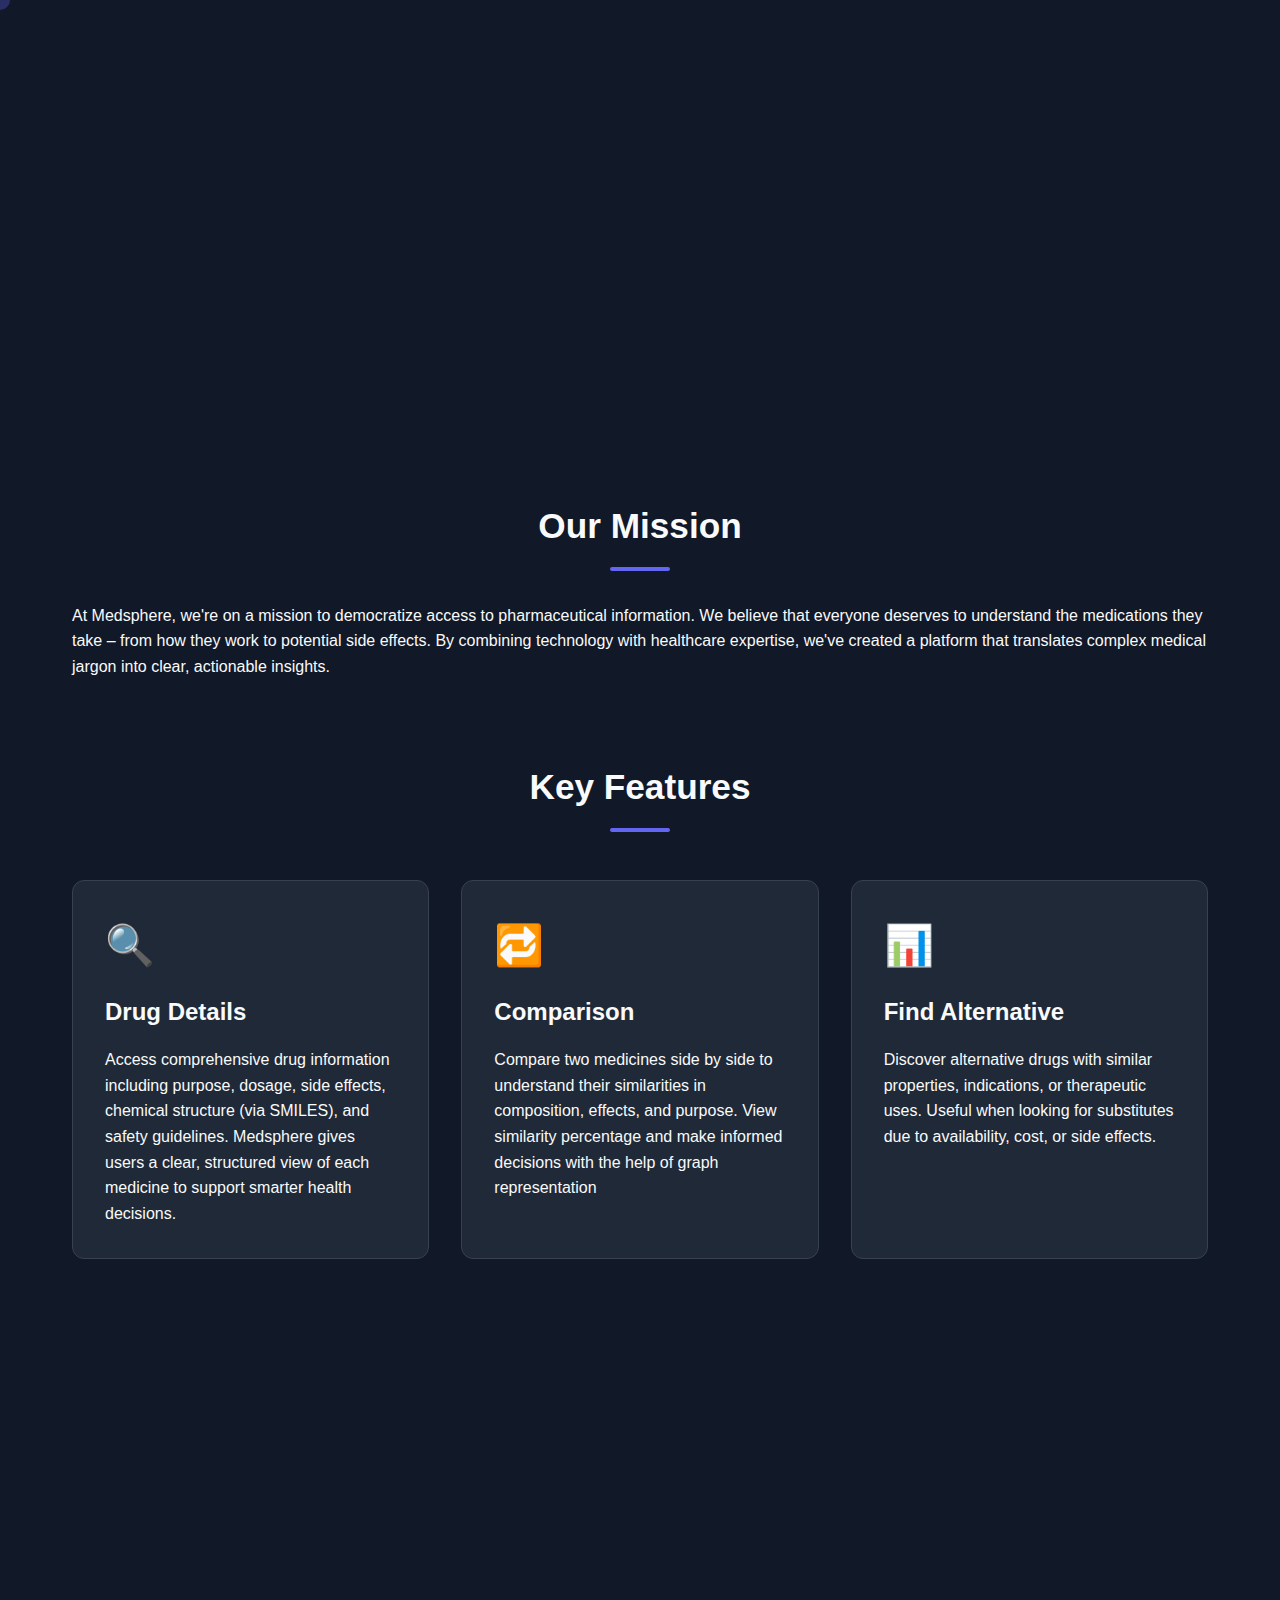
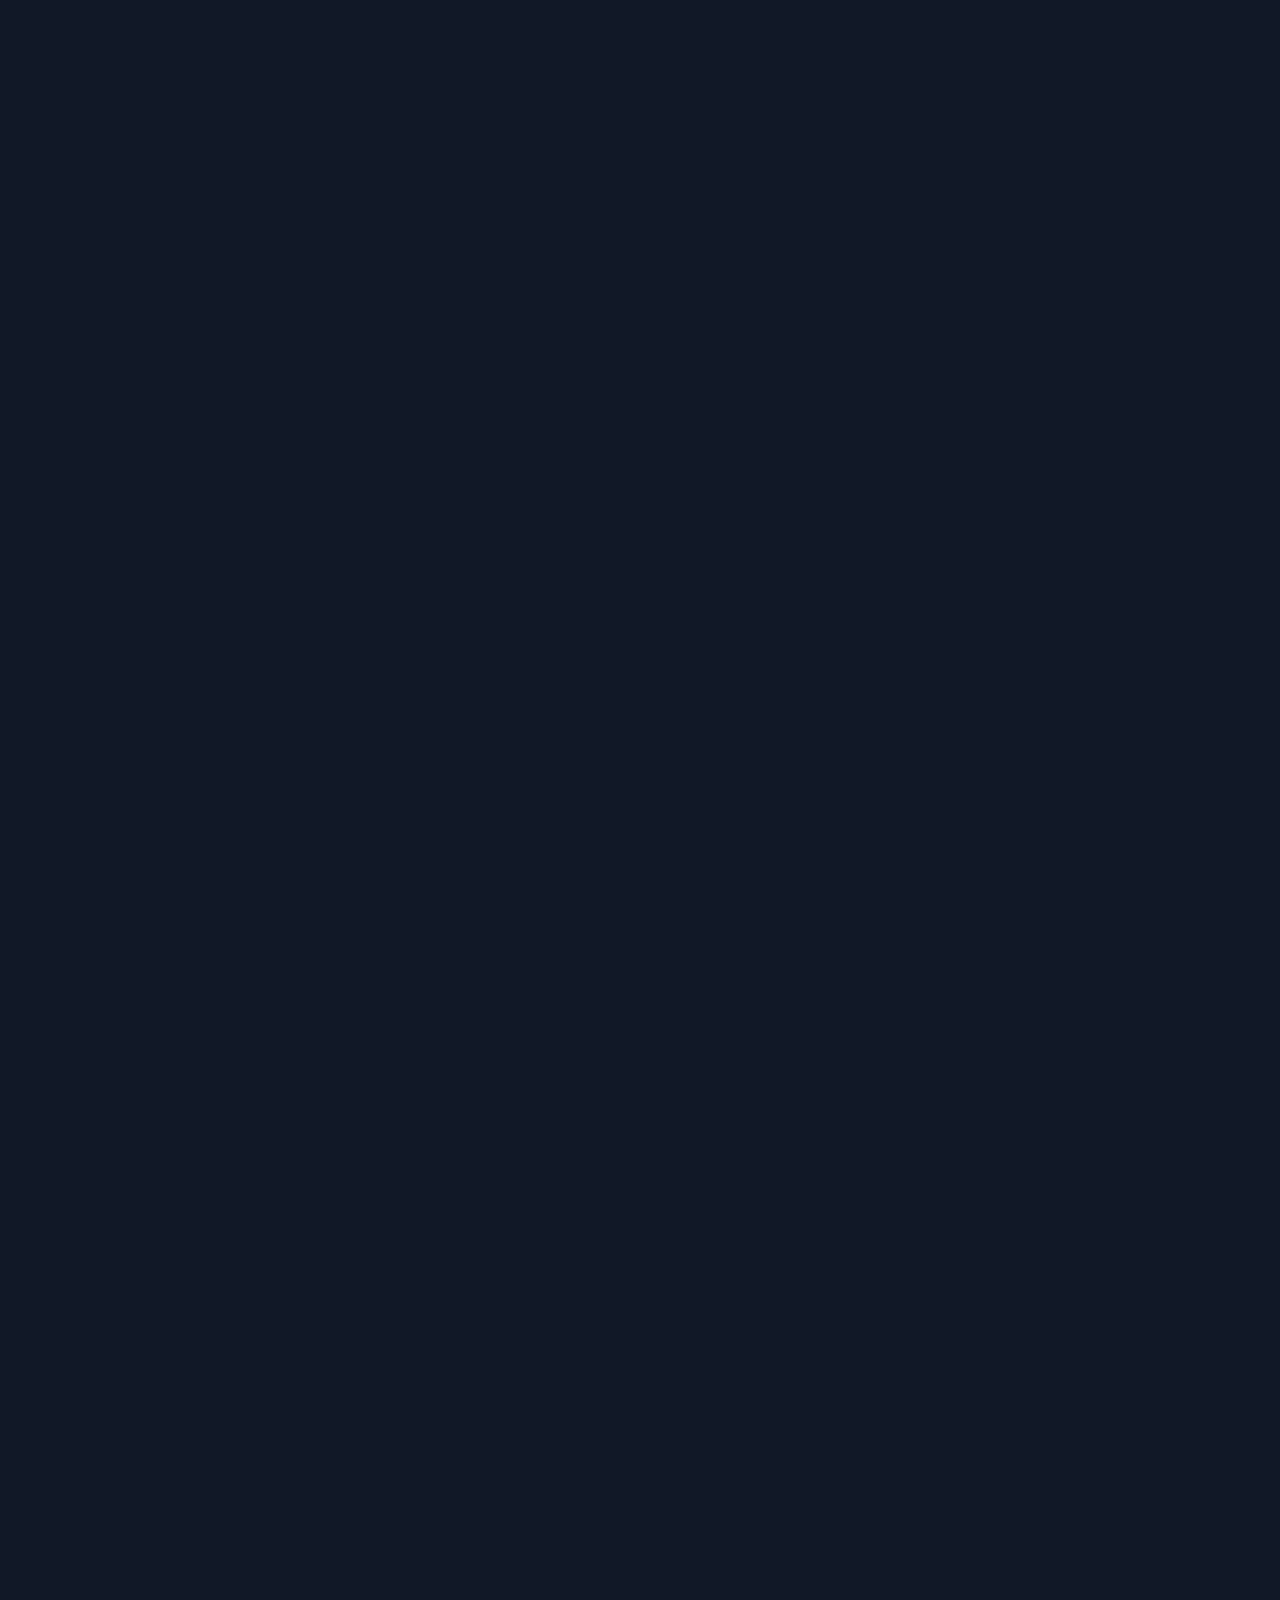
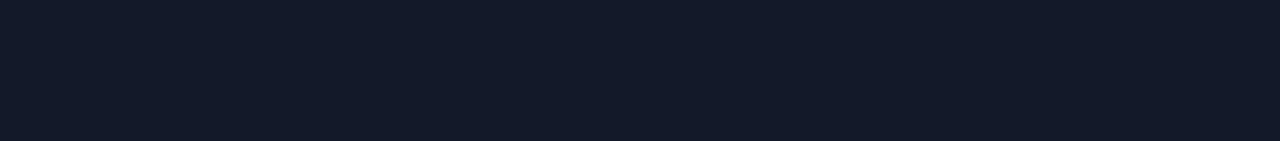
<file: Frontend/about.html>
<!DOCTYPE html>
<html lang="en">
<head>
    <meta charset="UTF-8">
    <link rel="stylesheet" href="https://cdnjs.cloudflare.com/ajax/libs/font-awesome/6.5.0/css/all.min.css">

    <meta name="viewport" content="width=device-width, initial-scale=1.0">
    <title>About Us | Medsphere</title>
    <style>
        :root {
            --primary: #6366f1;
            --primary-hover: #4f46e5;
            --bg-dark: #111827;
            --bg-card: #1f2937;
            --text-light: #f9fafb;
            --text-muted: #9ca3af;
            --border: #374151;
        }
        
        * {
            margin: 0;
            padding: 0;
            box-sizing: border-box;
            font-family: 'Inter', -apple-system, BlinkMacSystemFont, 'Segoe UI', Roboto, Oxygen, Ubuntu, Cantarell, sans-serif;
        }
        
        body {
            background-color: var(--bg-dark);
            color: var(--text-light);
            line-height: 1.6;
            overflow-x: hidden;
        }
        
        .container {
            max-width: 1200px;
            margin: 0 auto;
            padding: 2rem 2rem;
            /* Adjusted for sidebar */
            transition: margin-left 0.3s ease;
        }
        
        /* Sidebar Styles */
        .sidebar {
            position: fixed;
            top: 0;
            left: 0;
            width: 250px;
            height: 100%;
            background-color: var(--bg-card);
            border-right: 1px solid var(--border);
            padding: 2rem 1rem;
            transform: translateX(0);
            transition: transform 0.3s ease;
            z-index: 1000;
        }
        
        .sidebar.closed {
            transform: translateX(-100%);
        }
        
        .sidebar .logo {
            display: flex;
            align-items: center;
            margin-bottom: 2rem;
            padding-left: 1rem;
        }
        
        .sidebar .logo-icon {
            font-size: 2rem;
            color: var(--primary);
            margin-right: 0.5rem;
        }
        
        .sidebar .logo-text {
            font-size: 1.8rem;
            font-weight: 700;
            background: linear-gradient(90deg, var(--primary), #8b5cf6);
            -webkit-background-clip: text;
            -webkit-text-fill-color: transparent;
            background-clip: text;
        }
        
        .sidebar ul {
            list-style: none;
        }
        
        .sidebar ul li {
            margin-bottom: 1rem;
        }
        
        .sidebar ul li a {
            color: var(--text-muted);
            text-decoration: none;
            font-size: 1.1rem;
            display: block;
            padding: 0.75rem 1rem;
            border-radius: 8px;
            transition: all 0.3s ease;
        }
        
        .sidebar ul li a:hover {
            color: var(--text-light);
            background-color: var(--primary);
        }
        
        .hamburger {
            display: none;
            position: fixed;
            top: 1rem;
            left: 1rem;
            font-size: 1.5rem;
            background: none;
            border: none;
            color: var(--text-light);
            cursor: pointer;
            z-index: 1001;
        }
        
        header {
            text-align: center;
            margin-bottom: 4rem;
            opacity: 0;
            transform: translateY(-20px);
            animation: fadeInDown 0.8s ease forwards;
        }
        
        .logo {
            display: flex;
            align-items: center;
            justify-content: center;
            margin-bottom: 1.5rem;
        }
        
        .logo-icon {
            font-size: 2.5rem;
            color: var(--primary);
            margin-right: 0.75rem;
        }
        
        .logo-text {
            font-size: 2.5rem;
            font-weight: 700;
            background: linear-gradient(90deg, var(--primary), #8b5cf6);
            -webkit-background-clip: text;
            -webkit-text-fill-color: transparent;
            background-clip: text;
        }
        
        h1 {
            font-size: 3rem;
            margin-bottom: 1rem;
            background: linear-gradient(90deg, var(--text-light), var(--text-muted));
            -webkit-background-clip: text;
            -webkit-text-fill-color: transparent;
            background-clip: text;
        }
        
        .intro {
            max-width: 800px;
            margin: 0 auto 3rem;
            font-size: 1.2rem;
            color: var(--text-muted);
            opacity: 0;
            animation: fadeIn 1s ease 0.3s forwards;
        }
        
        .highlight {
            color: var(--primary);
            font-weight: 500;
        }
        
        .section {
            margin-bottom: 5rem;
            opacity: 0;
            transform: translateY(20px);
            animation: fadeInUp 1s ease 0.5s forwards;
        }
        
        .section-title {
            font-size: 2.2rem;
            margin-bottom: 2rem;
            text-align: center;
            position: relative;
            padding-bottom: 1rem;
        }
        
        .section-title::after {
            content: '';
            position: absolute;
            bottom: 0;
            left: 50%;
            transform: translateX(-50%);
            width: 60px;
            height: 4px;
            background: var(--primary);
            border-radius: 2px;
        }
        
        .features {
            display: grid;
            grid-template-columns: repeat(auto-fit, minmax(300px, 1fr));
            gap: 2rem;
            margin-top: 3rem;
        }
        
        .feature-card {
            background-color: var(--bg-card);
            border-radius: 12px;
            padding: 2rem;
            border: 1px solid var(--border);
            transition: all 0.3s ease;
            cursor: pointer;
            height: 100%;
            position: relative;
            overflow: hidden;
            z-index: 1;
        }
        
        .feature-card::before {
            content: '';
            position: absolute;
            top: 0;
            left: 0;
            width: 100%;
            height: 100%;
            background: linear-gradient(45deg, var(--primary), transparent);
            opacity: 0;
            transition: opacity 0.3s ease;
            z-index: -1;
        }
        
        .feature-card:hover {
            transform: translateY(-8px);
            box-shadow: 0 12px 24px rgba(0, 0, 0, 0.2);
            border-color: var(--primary);
        }
        
        .feature-card:hover::before {
            opacity: 0.1;
        }
        
        .feature-icon {
            font-size: 2.5rem;
            color: var(--primary);
            margin-bottom: 1rem;
        }
        
        .feature-title {
            font-size: 1.5rem;
            margin-bottom: 1rem;
        }
        
        .team {
            display: grid;
            grid-template-columns: repeat(auto-fit, minmax(280px, 1fr));
            gap: 2.5rem;
            margin-top: 3rem;
        }
        
        .team-member {
            background-color: var(--bg-card);
            border-radius: 12px;
            overflow: hidden;
            border: 1px solid var(--border);
            transition: all 0.3s ease;
            position: relative;
        }
        
        .team-member:hover {
            transform: translateY(-8px);
            box-shadow: 0 15px 30px rgba(0, 0, 0, 0.3);
            border-color: var(--primary);
        }
        
        .member-photo {
            width: 100%;
            height: 200px;
            overflow: hidden;
        }
        
        .member-photo img {
            width: 100%;
            height: 100%;
            object-fit: cover;
            transition: transform 0.5s ease;
        }
        
        .team-member:hover .member-photo img {
            transform: scale(1.1);
        }
        
        .member-info {
            padding: 1.5rem;
        }
        
        .member-name {
            font-size: 1.5rem;
            margin-bottom: 0.5rem;
            color: var(--text-light);
        }
        
        .member-role {
            color: var(--primary);
            font-weight: 500;
            margin-bottom: 1rem;
        }
        
        .member-bio {
            color: var(--text-muted);
            margin-bottom: 1.5rem;
            max-height: 0;
            overflow: hidden;
            transition: max-height 0.5s ease;
        }
        
        .team-member:hover .member-bio {
            max-height: 200px;
        }
        
        .member-social {
            display: flex;
            gap: 1rem;
            margin-top: 1rem;
        }
        
        .social-icon {
            width: 36px;
            height: 36px;
            border-radius: 50%;
            background-color: var(--bg-dark);
            color: var(--text-muted);
            display: flex;
            align-items: center;
            justify-content: center;
            transition: all 0.3s ease;
        }
        
        .social-icon:hover {
            background-color: var(--primary);
            color: white;
            transform: translateY(-3px);
        }
        
        .cta {
            text-align: center;
            margin-top: 4rem;
            opacity: 0;
            animation: fadeIn 1s ease 0.8s forwards;
        }
        
        .cta-text {
            font-size: 1.5rem;
            margin-bottom: 2rem;
        }
        
        .btn {
            display: inline-block;
            padding: 0.875rem 2rem;
            background-color: var(--primary);
            color: white;
            border-radius: 8px;
            font-weight: 500;
            text-decoration: none;
            transition: all 0.3s ease;
            border: 2px solid var(--primary);
            cursor: pointer;
        }
        
        .btn:hover {
            background-color: var(--primary-hover);
            transform: translateY(-3px);
            box-shadow: 0 6px 15px rgba(99, 102, 241, 0.3);
        }
        
        .btn-outline {
            background-color: transparent;
            color: var(--primary);
            margin-left: 1rem;
        }
        
        .btn-outline:hover {
            background-color: var(--primary);
            color: white;
        }
        
        /* New styles for technology section */
        .tech-stack {
            display: grid;
            grid-template-columns: repeat(auto-fit, minmax(200px, 1fr));
            gap: 2rem;
            margin-top: 3rem;
        }
        
        .tech-item {
            background-color: var(--bg-card);
            border-radius: 12px;
            padding: 1.5rem;
            text-align: center;
            border: 1px solid var(--border);
            transition: all 0.3s ease;
        }
        
        .tech-item:hover {
            transform: translateY(-5px);
            border-color: var(--primary);
            box-shadow: 0 8px 20px rgba(0, 0, 0, 0.2);
        }
        
        .tech-icon {
            font-size: 2.5rem;
            margin-bottom: 1rem;
            color: var(--primary);
        }
        
        .tech-name {
            font-size: 1.2rem;
            margin-bottom: 0.5rem;
        }
        
        .tech-desc {
            color: var(--text-muted);
            font-size: 0.9rem;
        }
        
        /* Data sources section */
        .data-sources {
            display: grid;
            grid-template-columns: repeat(auto-fit, minmax(300px, 1fr));
            gap: 2rem;
            margin-top: 3rem;
        }
        
        .source-card {
            background-color: var(--bg-card);
            border-radius: 12px;
            padding: 1.5rem;
            border: 1px solid var(--border);
            transition: all 0.3s ease;
        }
        
        .source-card:hover {
            transform: translateY(-5px);
            border-color: var(--primary);
        }
        
        .source-name {
            font-size: 1.3rem;
            margin-bottom: 0.5rem;
            color: var(--primary);
        }
        
        .source-desc {
            color: var(--text-muted);
            margin-bottom: 1rem;
        }
        
        .source-link {
            color: var(--primary);
            text-decoration: none;
            font-size: 0.9rem;
            display: inline-flex;
            align-items: center;
        }
        
        .source-link:hover {
            text-decoration: underline;
        }
        
        /* Methodology section */
        .methodology-steps {
            counter-reset: step-counter;
            max-width: 800px;
            margin: 2rem auto 0;
        }
        
        .methodology-step {
            position: relative;
            padding-left: 4rem;
            margin-bottom: 2rem;
        }
        
        .methodology-step::before {
            counter-increment: step-counter;
            content: counter(step-counter);
            position: absolute;
            left: 0;
            top: 0;
            width: 2.5rem;
            height: 2.5rem;
            background-color: var(--primary);
            color: white;
            border-radius: 50%;
            display: flex;
            align-items: center;
            justify-content: center;
            font-weight: bold;
        }
        
        .step-title {
            font-size: 1.3rem;
            margin-bottom: 0.5rem;
        }
        
        .step-desc {
            color: var(--text-muted);
        }
        
        @keyframes fadeIn {
            from {
                opacity: 0;
            }
            to {
                opacity: 1;
            }
        }
        
        @keyframes fadeInUp {
            from {
                opacity: 0;
                transform: translateY(20px);
            }
            to {
                opacity: 1;
                transform: translateY(0);
            }
        }
        
        @keyframes fadeInDown {
            from {
                opacity: 0;
                transform: translateY(-20px);
            }
            to {
                opacity: 1;
                transform: translateY(0);
            }
        }
        
        /* Responsive styles */
        @media (max-width: 768px) {
            .container {
                margin-left: 0;
                padding: 1.5rem 1rem;
            }
            
            .sidebar {
                transform: translateX(-100%);
            }
            
            .sidebar.open {
                transform: translateX(0);
            }
            
            .hamburger {
                display: block;
            }
            
            h1 {
                font-size: 2.5rem;
            }
            
            .section-title {
                font-size: 1.8rem;
            }
            
            .features, .team, .tech-stack, .data-sources {
                grid-template-columns: 1fr;
            }
            
            .btn {
                display: block;
                width: 100%;
                margin-bottom: 1rem;
            }
            
            .btn-outline {
                margin-left: 0;
            }
        }
        
        /* Animated cursor */
        .cursor {
            position: fixed;
            width: 20px;
            height: 20px;
            border-radius: 50%;
            background-color: rgba(99, 102, 241, 0.3);
            transform: translate(-50%, -50%);
            pointer-events: none;
            z-index: 9999;
            transition: transform 0.1s ease, background-color 0.3s ease;
        }
        
        .cursor.grow {
            transform: translate(-50%, -50%) scale(2.5);
            background-color: rgba(99, 102, 241, 0.1);
        }

        .logo {
    display: flex;
    align-items: center;
    padding: 10px;
}

.logo-image {
    height: 80px; /* Adjust size as needed */
    width: auto;
    object-fit: contain;
}

    </style>
</head>
<body>
    <div class="cursor"></div>
    
    <!-- Sidebar -->
   
    
    <!-- Hamburger Menu -->
    <button class="hamburger">☰</button>
    
    <div class="container">
        <header>
            <div class="logo">
                <img src="logo.png" alt="Medsphere Logo" class="logo-image">
                <div class="logo-text">Medsphere</div>
            </div>
            <h1>Simplifying Access to Medical Information</h1>
        </header>
        
        <div class="intro">
            <p>We're a passionate team of <span class="highlight">first-year college students</span> with a shared vision: making medical information accessible to everyone. Medsphere was born from our belief that understanding medications shouldn't require a medical degree. Our platform bridges the gap between complex pharmaceutical data and everyday users, empowering you to make informed decisions about your health.</p>
        </div>
        
        <section class="section">
            <h2 class="section-title">Our Mission</h2>
            <p>At Medsphere, we're on a mission to democratize access to pharmaceutical information. We believe that everyone deserves to understand the medications they take – from how they work to potential side effects. By combining technology with healthcare expertise, we've created a platform that translates complex medical jargon into clear, actionable insights.</p>
        </section>
        
        <section class="section">
            <h2 class="section-title">Key Features</h2>
            <div class="features">
                <div class="feature-card">
                    <div class="feature-icon">🔍</div>
                    <h3 class="feature-title">Drug Details</h3>
                    <p>Access comprehensive drug information including purpose, dosage, side effects, chemical structure (via SMILES), and safety guidelines. Medsphere gives users a clear, structured view of each medicine to support smarter health decisions.</p>
                </div>
                
                <div class="feature-card">
                    <div class="feature-icon">🔁</div>
                    <h3 class="feature-title">Comparison </h3>
                    <p>Compare two medicines side by side to understand their similarities in composition, effects, and purpose. View similarity percentage and make informed decisions with the help of graph representation</p>
                </div>
           
                <div class="feature-card">
                    <div class="feature-icon">📊</div>
                    <h3 class="feature-title">Find Alternative</h3>
                    <p>Discover alternative drugs with similar properties, indications, or therapeutic uses. Useful when looking for substitutes due to availability, cost, or side effects.
                </div>
            
        </section>
        
        <section class="section">
            <h2 class="section-title">Our Technology Stack</h2>
            <p>We leverage cutting-edge technologies to deliver accurate, up-to-date medical information in an accessible format. Here's what powers our platform:</p>
            
            <div class="tech-stack">
                <div class="tech-item">
                    <div class="tech-icon">🤖</div>
                    <h3 class="tech-name">Gemini API</h3>
                    <p class="tech-desc">Used to intelligently select the best alternative from the top 10 similar drugs.</p>
                </div>
                
                <div class="tech-item">
                    <div class="tech-icon">🧬</div>
                    <h3 class="tech-name">SBERT (PubMedBERT-MS-MARCO)</h3>
                    <p class="tech-desc">Generates top 10 semantically similar drugs using biomedical embeddings</p>
                </div>
                
                <div class="tech-item">
                    <div class="tech-icon">🌐</div>
                    <h3 class="tech-name">Flask</h3>
                    <p class="tech-desc">Lightweight Python web framework for routing and logic</p>
                </div>
                
                <div class="tech-item">
                    <div class="tech-icon">🚇</div>
                    <h3 class="tech-name">Ngrok</h3>
                    <p class="tech-desc">Securely exposes local servers to the web for testing.</p>
                </div>
                
                <div class="tech-item">
                    <div class="tech-icon">🧪</div>
                    <h3 class="tech-name">NIH API</h3>
                    <p class="tech-desc">Fetches drug data and generates 2D chemical structures from SMILES.</p>
                </div>
                
                <div class="tech-item">
                    <div class="tech-icon">💻</div>
                    <h3 class="tech-name">General Frontend Technologies</h3>
                    <p class="tech-desc">We use HTML5 for content structure, CSS3 for modern dark theme styling, and JavaScript to enable dynamic interactions and enhance user experience. </p>
                </div>
                <div class="tech-item">
                    <div class="tech-icon">✨</div>
                    <h3 class="tech-name">Lucide Icons / Emojis</h3>
                    <p class="tech-desc">Modern, intuitive icons for a user-friendly interface.</p>
                </div>
            </div>
        </section>
        
        <section class="section">
            <h2 class="section-title">Our Data Sources</h2>
            <p>We aggregate and verify information from multiple authoritative sources to ensure accuracy and reliability:</p>
            
            <div class="data-sources">

                
                <div class="source-card">
                    <h3 class="source-name">DrugBank</h3>
                    <p class="source-desc">Provides high-quality information about marketed drugs, including package inserts and labeling.</p>
                    <a href="#" class="source-link">Learn more →</a>
                </div>
                

            </div>
        </section>
        
        
        
        <section class="section">
            <h2 class="section-title">Meet Our Team</h2>
            <div class="team">
                <div class="team-member">
                    <div class="member-info">
                        <h3 class="member-name">Arpita Tripathi</h3>
                        <p class="member-role">Frontend Developer</p>
                        <div class="member-bio">
                            <p>She structured the Medsphere website using HTML5, styled it with CSS3, and added dynamic features with JavaScript. She also integrated an API to display interactive 2D graphs, enhancing the user experience with data visualization</p>
                            
                        </div>
                <div class="member-social">
                    <a href="https://github.com/Arpita-Tripathi" target="_blank" class="social-icon">
                        <i class="fab fa-github"></i>
                    </a>
                    <a href="https://www.linkedin.com/in/arpita-tripathi-57900b328?lipi=urn%3Ali%3Apage%3Ad_flagship3_profile_view_base_contact_details%3BHcJDqy1iQum1wXKanATxJA%3D%3D" target="_blank" class="social-icon">
                        <i class="fab fa-linkedin"></i>
                    </a>
                </div>

                    </div>
                </div>
                
                <div class="team-member">

                    <div class="member-info">
                        <h3 class="member-name">Saurabh Bisht</h3>
                        <p class="member-role">Backend Developer</p>
                        <div class="member-bio">
                            <p>I developed the server-side infrastructure using Flask, integrated APIs like Gemini, and ensured smooth data handling to support the website’s features.He played a key role in making the site’s functionalities work seamlessly, ensuring fast, reliable performance..</p>
                            
                        </div>
                        <div class="member-social">
                            <a href="https://github.com/bocchi277" target="_blank" class="social-icon">
                                <i class="fab fa-github"></i>
                            </a>
                            <a href="hhttps://www.linkedin.com/in/saurabh-bisht-313301316?utm_source=share&utm_campaign=share_via&utm_content=profile&utm_medium=android_app" target="_blank" class="social-icon">
                                <i class="fab fa-linkedin"></i>
                            </a>
                        </div>
                        
                    </div>
                </div>
                
                <div class="team-member">
                    <div class="member-info">
                        <h3 class="member-name">Anand Singh</h3>
                        <p class="member-role">Web Scraper</p>
                        <div class="member-bio">
                           
                            <p>As a web scraper for the Medsphere project, He focused on extracting valuable data from various sources, ensuring accurate and up-to-date information for the website. Using tools like Selenium, He automated the process of gathering and organizing data from platforms like WebMD, DrugBank and many more.</p>
                        </div>
                            <div class="member-social">
                            <a href="https://github.com/Anand-Gunnpal" target="_blank" class="social-icon">
                                <i class="fab fa-github"></i>
                            </a>
                            <a href="https://www.linkedin.com/in/anand-singh-253524325?utm_source=share&utm_campaign=share_via&utm_content=profile&utm_medium=android_app " target="_blank" class="social-icon">
                                <i class="fab fa-linkedin"></i>
                            </a>
                        </div>
                            
                   
                </div>
            </div>
        </section>
        
        <div class="cta">
            <p class="cta-text">Ready to explore the world of medications with confidence?</p>
            <div>
                <a href="index.html" class="btn">Get Started</a>
                <a href="#" class="btn btn-outline">Contact Us</a>
            </div>
        </div>
    </div>
    
    <script>
        // Cursor animation
        const cursor = document.querySelector('.cursor');
        const links = document.querySelectorAll('a, .feature-card, .team-member, .tech-item, .source-card');
        
        document.addEventListener('mousemove', (e) => {
            cursor.style.top = e.clientY + 'px';
            cursor.style.left = e.clientX + 'px';
        });
        
        links.forEach(link => {
            link.addEventListener('mouseenter', () => {
                cursor.classList.add('grow');
            });
            
            link.addEventListener('mouseleave', () => {
                cursor.classList.remove('grow');
            });
        });
        
        // Hide cursor when it leaves the window
        document.addEventListener('mouseout', (e) => {
            if (e.relatedTarget === null) {
                cursor.style.opacity = '0';
            }
        });
        
        document.addEventListener('mouseover', () => {
            cursor.style.opacity = '1';
        });
        
        // Add scroll animations
        const observerOptions = {
            threshold: 0.1
        };
        
        const observer = new IntersectionObserver((entries) => {
            entries.forEach(entry => {
                if (entry.isIntersecting) {
                    entry.target.style.opacity = '1';
                    entry.target.style.transform = 'translateY(0)';
                }
            });
        }, observerOptions);
        
        document.querySelectorAll('.section').forEach(section => {
            observer.observe(section);
        });
        
        // Sidebar toggle
        const hamburger = document.querySelector('.hamburger');
        const sidebar = document.querySelector('.sidebar');
        
        hamburger.addEventListener('click', () => {
            sidebar.classList.toggle('open');
            hamburger.textContent = sidebar.classList.contains('open') ? '✕' : '☰';
        });
    </script>
</body>
</html>
</file>
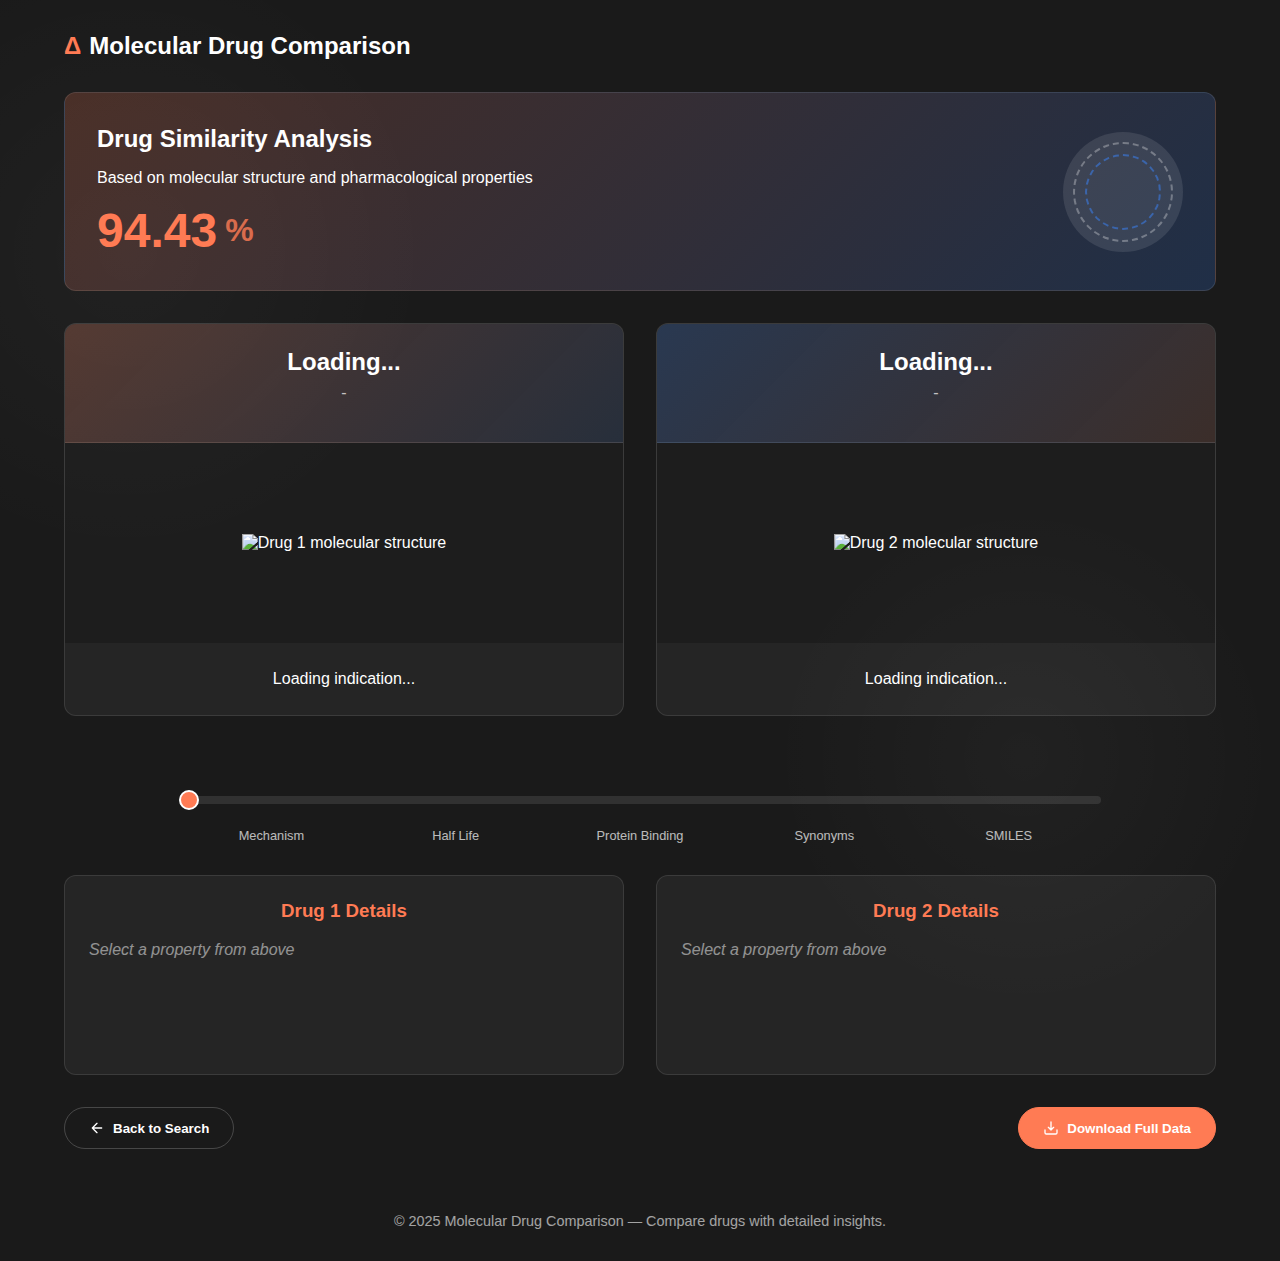
<file: Frontend/compare2.html>
<!DOCTYPE html>
<html lang="en">

<head>
    <meta charset="UTF-8">
    <meta name="viewport" content="width=device-width, initial-scale=1.0">
    <title>Drug Comparison - Molecular Insights</title>
    <style>
        :root {
            --primary: #ff7b54;
            --secondary: #3a86ff;
            --dark: #1a1a1a;
            --light: #f5f5f5;
            --gray: #888;
            --border-radius: 12px;
        }

        * {
            margin: 0;
            padding: 0;
            box-sizing: border-box;
            font-family: 'Inter', -apple-system, BlinkMacSystemFont, sans-serif;
        }

        body {
            background-color: var(--dark);
            color: white;
            min-height: 100vh;
            background-image:
                radial-gradient(circle at 10% 20%, rgba(255, 255, 255, 0.03) 0%, transparent 20%),
                radial-gradient(circle at 80% 60%, rgba(255, 255, 255, 0.03) 0%, transparent 20%);
            background-size: 100% 100%;
            overflow-x: hidden;
        }

        .container {
            max-width: 1200px;
            margin: 0 auto;
            padding: 2rem 1.5rem;
        }

        .logo {
            font-size: 1.5rem;
            font-weight: 700;
            display: flex;
            align-items: center;
            gap: 8px;
            margin-bottom: 2rem;
        }

        .logo .triangle {
            color: var(--primary);
        }

        .drug-grid {
            display: grid;
            grid-template-columns: 1fr 1fr;
            gap: 2rem;
            margin-bottom: 2rem;
        }

        .drug-card {
            background-color: rgba(255, 255, 255, 0.05);
            border-radius: var(--border-radius);
            overflow: hidden;
            border: 1px solid rgba(255, 255, 255, 0.1);
            transition: transform 0.3s, box-shadow 0.3s;
        }

        .drug-card:hover {
            transform: translateY(-5px);
            box-shadow: 0 10px 20px rgba(0, 0, 0, 0.2);
        }

        .drug-header {
            padding: 1.5rem;
            background: linear-gradient(135deg, rgba(255, 123, 84, 0.2) 0%, rgba(58, 134, 255, 0.1) 100%);
            border-bottom: 1px solid rgba(255, 255, 255, 0.1);
            text-align: center;
        }

        .left-drug .drug-header {
            background: linear-gradient(135deg, rgba(255, 123, 84, 0.2) 0%, rgba(58, 134, 255, 0.1) 100%);
        }

        .right-drug .drug-header {
            background: linear-gradient(135deg, rgba(58, 134, 255, 0.2) 0%, rgba(255, 123, 84, 0.1) 100%);
        }

        .drug-name {
            font-size: 1.5rem;
            font-weight: 700;
            margin-bottom: 0.5rem;
        }

        .drug-id {
            font-size: 1rem;
            opacity: 0.7;
            margin-bottom: 1rem;
        }

        .drug-indication {
            padding: 1.5rem;
            text-align: center;
            font-size: 1rem;
            line-height: 1.5;
        }

        .molecule-image {
            width: 100%;
            height: 200px;
            background-color: rgba(0, 0, 0, 0.2);
            display: flex;
            align-items: center;
            justify-content: center;
            padding: 1rem;
        }

        .molecule-image img {
            max-width: 100%;
            max-height: 100%;
            object-fit: contain;
        }

        .properties-selector {
            margin: 2rem 0;
            text-align: center;
        }

        .select-property {
            display: inline-block;
            margin: 0 auto;
        }

        select {
            background-color: rgba(0, 0, 0, 0.3);
            color: white;
            border: 1px solid rgba(255, 255, 255, 0.2);
            padding: 0.75rem 1.5rem;
            border-radius: 50px;
            font-size: 1rem;
            min-width: 300px;
            text-align: center;
        }

        select:focus {
            outline: none;
            border-color: var(--primary);
        }

        .details-grid {
            display: grid;
            grid-template-columns: 1fr 1fr;
            gap: 2rem;
            margin-bottom: 2rem;
        }

        .details-card {
            background-color: rgba(255, 255, 255, 0.05);
            border-radius: var(--border-radius);
            padding: 1.5rem;
            border: 1px solid rgba(255, 255, 255, 0.1);
            min-height: 200px;
        }

        .details-card h3 {
            color: var(--primary);
            margin-bottom: 1rem;
            text-align: center;
        }

        .property-item {
            margin-bottom: 1rem;
        }

        .property-label {
            font-size: 0.8rem;
            text-transform: uppercase;
            letter-spacing: 1px;
            opacity: 0.6;
            margin-bottom: 0.25rem;
        }

        .property-value {
            font-size: 1rem;
            line-height: 1.5;
        }

        .not-available {
            opacity: 0.5;
            font-style: italic;
        }

        .action-buttons {
            display: flex;
            justify-content: space-between;
            margin-top: 2rem;
        }

        .button {
            background-color: transparent;
            color: white;
            border: 1px solid rgba(255, 255, 255, 0.2);
            padding: 0.75rem 1.5rem;
            border-radius: 50px;
            font-weight: 600;
            cursor: pointer;
            display: inline-flex;
            align-items: center;
            gap: 0.5rem;
            transition: all 0.2s;
        }

        .button:hover {
            background-color: rgba(255, 255, 255, 0.1);
            border-color: rgba(255, 255, 255, 0.3);
        }

        .button-primary {
            background-color: var(--primary);
            border-color: var(--primary);
        }

        .button-primary:hover {
            background-color: rgba(255, 123, 84, 0.8);
        }

        footer {
            margin-top: 4rem;
            text-align: center;
            opacity: 0.6;
            font-size: 0.9rem;
        }

        @media (max-width: 768px) {
            .drug-grid,
            .details-grid {
                grid-template-columns: 1fr;
            }
        }
        .comparison-container {
            display: flex;
            flex-direction: column;
            gap: 2rem;
        }

        .similarity-card {
            background: linear-gradient(135deg, rgba(255, 123, 84, 0.2) 0%, rgba(58, 134, 255, 0.2) 100%);
            border-radius: var(--border-radius);
            padding: 2rem;
            display: flex;
            align-items: center;
            justify-content: space-between;
            border: 1px solid rgba(255, 255, 255, 0.1);
        }

        .similarity-info {
            display: flex;
            flex-direction: column;
            gap: 1rem;
        }

        .similarity-info h2 {
            font-size: 1.5rem;
            font-weight: 600;
        }

        .similarity-percentage {
            font-size: 3rem;
            font-weight: 700;
            color: var(--primary);
            display: flex;
            align-items: center;
            gap: 0.5rem;
        }

        .similarity-percentage .percentage {
            font-size: 2rem;
            opacity: 0.8;
        }

        .molecule-viz {
            width: 120px;
            height: 120px;
            border-radius: 50%;
            background-color: rgba(255, 255, 255, 0.1);
            display: flex;
            align-items: center;
            justify-content: center;
            position: relative;
        }

        .molecule-viz::before {
            content: "";
            position: absolute;
            width: 80%;
            height: 80%;
            border-radius: 50%;
            border: 2px dashed rgba(255, 255, 255, 0.3);
            animation: rotate 15s linear infinite;
        }

        .molecule-viz::after {
            content: "";
            position: absolute;
            width: 60%;
            height: 60%;
            border-radius: 50%;
            border: 2px dashed rgba(58, 134, 255, 0.5);
            animation: rotate 10s linear infinite reverse;
        }

        @keyframes rotate {
            from {
                transform: rotate(0deg);
            }

            to {
                transform: rotate(360deg);
            }
        }
        .properties-slider {
    margin: 2rem 0;
    text-align: center;
}

.slider-container {
    width: 80%;
    margin: 0 auto;
    position: relative;
}

.slider {
    -webkit-appearance: none;
    width: 100%;
    height: 8px;
    border-radius: 4px;
    background: rgba(255, 255, 255, 0.1);
    outline: none;
    margin: 1rem 0;
}

.slider::-webkit-slider-thumb {
    -webkit-appearance: none;
    appearance: none;
    width: 20px;
    height: 20px;
    border-radius: 50%;
    background: var(--primary);
    cursor: pointer;
    border: 2px solid white;
}

.slider::-moz-range-thumb {
    width: 20px;
    height: 20px;
    border-radius: 50%;
    background: var(--primary);
    cursor: pointer;
    border: 2px solid white;
}

.slider-labels {
    display: flex;
    justify-content: space-between;
    width: 100%;
    margin-top: 0.5rem;
}

.slider-labels span {
    font-size: 0.8rem;
    opacity: 0.7;
    width: 20%;
    text-align: center;
}
    </style>
</head>

<body>

    <div class="container">
        <div class="logo">
            <span class="triangle">Δ</span> Molecular Drug Comparison
        </div>
        
        <div class="comparison-container">
            <div class="similarity-card">
                <div class="similarity-info">
                    <h2>Drug Similarity Analysis</h2>
                    <p>Based on molecular structure and pharmacological properties</p>
                    <div class="similarity-percentage">
                        <span id="similarityValue">94.43</span>
                        <span class="percentage">%</span>
                    </div>
                </div>
                <div class="molecule-viz"></div>
            </div>
        <!-- First Row: Basic Drug Info with Indication and Structure -->
        <div class="drug-grid">
            <div class="drug-card left-drug">
                <div class="drug-header">
                    <div class="drug-name" id="drug1Name">Loading...</div>
                    <div class="drug-id" id="drug1Id">-</div>

                </div>
                <div class="molecule-image">
                    <img id="drug1Structure" alt="Drug 1 molecular structure">
                </div>
                <div class="drug-indication" id="drug1Indication">
                    Loading indication...
                </div>

            </div>

            <div class="drug-card right-drug">
                <div class="drug-header">
                    <div class="drug-name" id="drug2Name">Loading...</div>
                    <div class="drug-id" id="drug2Id">-</div>
                </div>
                <div class="molecule-image">
                    <img id="drug2Structure" alt="Drug 2 molecular structure">
                </div>
                <div class="drug-indication" id="drug2Indication">
                    Loading indication...
                </div>

            </div>
        </div>
        </div>

        <div class="properties-slider">
            <div class="slider-container">
                <input type="range" min="0" max="4" value="0" class="slider" id="propertySlider">
                <div class="slider-labels">
                    <span>Mechanism</span>
                    <span>Half Life</span>
                    <span>Protein Binding</span>
                    <span>Synonyms</span>
                    <span>SMILES</span>
                </div>
            </div>
        </div>

        <!-- Second Row: Detailed Property Comparison -->
        <div class="details-grid">
            <div class="details-card left-drug">
                <h3>Drug 1 Details</h3>
                <div id="drug1Details">
                    <div class="property-item">
                        <div class="property-value not-available">Select a property from above</div>
                    </div>
                </div>
            </div>

            <div class="details-card right-drug">
                <h3>Drug 2 Details</h3>
                <div id="drug2Details">
                    <div class="property-item">
                        <div class="property-value not-available">Select a property from above</div>
                    </div>
                </div>
            </div>
        </div>

        <!-- Action Buttons -->
        <div class="action-buttons">
            <button class="button" id="backButton">
                <svg width="16" height="16" viewBox="0 0 24 24" fill="none" xmlns="http://www.w3.org/2000/svg">
                    <path d="M19 12H5M5 12L12 19M5 12L12 5" stroke="currentColor" stroke-width="2"
                        stroke-linecap="round" stroke-linejoin="round" />
                </svg>
                Back to Search
            </button>
            <button class="button button-primary" id="downloadButton">
                <svg width="16" height="16" viewBox="0 0 24 24" fill="none" xmlns="http://www.w3.org/2000/svg">
                    <path d="M12 15V3M12 15L8 11M12 15L16 11M21 15V19C21 20.1046 20.1046 21 19 21H5C3.89543 21 3 20.1046 3 19V15"
                        stroke="currentColor" stroke-width="2" stroke-linecap="round" stroke-linejoin="round" />
                </svg>
                Download Full Data
            </button>
        </div>

        <footer>
            <p>© 2025 Molecular Drug Comparison — Compare drugs with detailed insights.
            </p>
        </footer>
    </div>

    <script>
// Store the API data globally for download functionality
let drugComparisonData = null;

document.addEventListener('DOMContentLoaded', async () => {
    // Get drug names from URL query parameters
    const urlParams = new URLSearchParams(window.location.search);
    const drugName1 = urlParams.get('drug1');
    const drugName2 = urlParams.get('drug2');

    // Basic validation
    if (!drugName1 || !drugName2) {
        alert('Error: Drug names not provided for comparison.');
        return;
    }

    // Construct the API URL
    const apiUrl = `https://adb2-2409-40e3-3d-ee57-3116-fa86-8e83-c758.ngrok-free.app/api/compare_medicines?name1=${encodeURIComponent(drugName1)}&name2=${encodeURIComponent(drugName2)}`;

    try {
        const response = await fetch(apiUrl, {
            method: 'GET',
            headers: {
                'ngrok-skip-browser-warning': 'true'
            }
        });

        if (!response.ok) {
            throw new Error(`Server responded with status ${response.status}`);
        }

        const data = await response.json();

        if (!data || !data.drug1 || !data.drug2 || data.error) {
            throw new Error(data?.error || 'Invalid data format received');
        }

        // Store the data for download
        drugComparisonData = data;

        // Populate basic drug info
        populateBasicInfo(data);

        // Set up slider event listener
        const propertySlider = document.getElementById('propertySlider');
        propertySlider.addEventListener('input', function() {
            const properties = ['mechanism', 'half_life', 'protein_binding', 'synonyms', 'smiles'];
            const selectedProperty = properties[this.value];
            updatePropertyDetails(selectedProperty, data);
        });

        // Initialize with first property
        updatePropertyDetails('mechanism', data);

    } catch (error) {
        console.error('Error:', error);
        alert('An error occurred while fetching drug data: ' + error.message);
        
        // Set placeholder data in case of error
        document.getElementById('drug1Name').textContent = drugName1;
        document.getElementById('drug2Name').textContent = drugName2;
        document.getElementById('drug1Indication').textContent = 'Failed to load indication';
        document.getElementById('drug2Indication').textContent = 'Failed to load indication';
    }
});

function populateBasicInfo(data) {
    // Update drug names and IDs
    document.getElementById('drug1Name').textContent = data.drug1.name || 'Not Available';
    document.getElementById('drug1Id').textContent = data.drug1.drug_id || 'Not Available';
    document.getElementById('drug1Indication').textContent = data.drug1.indication || 'Not Available';
    
    document.getElementById('drug2Name').textContent = data.drug2.name || 'Not Available';
    document.getElementById('drug2Id').textContent = data.drug2.drug_id || 'Not Available';
    document.getElementById('drug2Indication').textContent = data.drug2.indication || 'Not Available';

    // Generate molecular structure images from SMILES using NIH API
    if (data.drug1.smiles) {
        const smiles1 = encodeURIComponent(data.drug1.smiles);
        document.getElementById('drug1Structure').src = 
            `https://cactus.nci.nih.gov/chemical/structure/${smiles1}/image?format=svg&width=300&height=200`;
    }
    
    if (data.drug2.smiles) {
        const smiles2 = encodeURIComponent(data.drug2.smiles);
        document.getElementById('drug2Structure').src = 
            `https://cactus.nci.nih.gov/chemical/structure/${smiles2}/image?format=svg&width=300&height=200`;
    }
}

function updatePropertyDetails(selectedProperty, data) {
    const propertyLabels = {
        'mechanism': 'Mechanism of Action',
        'half_life': 'Half Life',
        'protein_binding': 'Protein Binding',
        'synonyms': 'Synonyms',
        'smiles': 'SMILES Notation'
    };

    // Get property values
    const drug1Value = data.drug1[selectedProperty] || 'Not Available';
    const drug2Value = data.drug2[selectedProperty] || 'Not Available';

    // Get property label based on selected value
    const propertyLabel = propertyLabels[selectedProperty] || selectedProperty;

    // Update drug 1 details
    const drug1Details = document.getElementById('drug1Details');
    drug1Details.innerHTML = `
        <div class="property-item">
            <div class="property-label">${propertyLabel}</div>
            <div class="property-value ${drug1Value === 'Not Available' ? 'not-available' : ''}">
                ${drug1Value}
            </div>
        </div>
    `;

    // Update drug 2 details
    const drug2Details = document.getElementById('drug2Details');
    drug2Details.innerHTML = `
        <div class="property-item">
            <div class="property-label">${propertyLabel}</div>
            <div class="property-value ${drug2Value === 'Not Available' ? 'not-available' : ''}">
                ${drug2Value}
            </div>
        </div>
    `;
}

// Download button functionality
document.getElementById('downloadButton').addEventListener('click', function() {
    if (!drugComparisonData) {
        alert('No drug data available to download.');
        return;
    }

    // Create a formatted text report
    let reportContent = `Drug Comparison Report\n`;
    reportContent += `Generated on: ${new Date().toLocaleString()}\n\n`;
    
    // Add drug 1 info
    reportContent += `=== DRUG 1 ===\n`;
    reportContent += `Name: ${drugComparisonData.drug1.name || 'Not Available'}\n`;
    reportContent += `Drug ID: ${drugComparisonData.drug1.drug_id || 'Not Available'}\n`;
    reportContent += `Indication: ${drugComparisonData.drug1.indication || 'Not Available'}\n\n`;
    
    // Add drug 2 info
    reportContent += `=== DRUG 2 ===\n`;
    reportContent += `Name: ${drugComparisonData.drug2.name || 'Not Available'}\n`;
    reportContent += `Drug ID: ${drugComparisonData.drug2.drug_id || 'Not Available'}\n`;
    reportContent += `Indication: ${drugComparisonData.drug2.indication || 'Not Available'}\n\n`;
    
    // Add all properties
    reportContent += `=== DETAILED PROPERTIES ===\n`;
    const properties = [
        { label: 'Mechanism of Action', key: 'mechanism' },
        { label: 'Half Life', key: 'half_life' },
        { label: 'Protein Binding', key: 'protein_binding' },
        { label: 'Synonyms', key: 'synonyms' },
        { label: 'SMILES Notation', key: 'smiles' }
    ];
    
    properties.forEach(prop => {
        const drug1Value = drugComparisonData.drug1[prop.key] || 'Not Available';
        const drug2Value = drugComparisonData.drug2[prop.key] || 'Not Available';
        
        reportContent += `\n${prop.label}:\n`;
        reportContent += `  Drug 1: ${drug1Value}\n`;
        reportContent += `  Drug 2: ${drug2Value}\n`;
    });

    // Create download link
    const blob = new Blob([reportContent], { type: 'text/plain' });
    const url = URL.createObjectURL(blob);
    const link = document.createElement('a');
    link.href = url;
    link.download = `drug_comparison_${drugComparisonData.drug1.name}_vs_${drugComparisonData.drug2.name}.txt`;
    
    // Trigger download
    document.body.appendChild(link);
    link.click();
    
    // Clean up
    document.body.removeChild(link);
    URL.revokeObjectURL(url);
});

// Back button functionality
document.getElementById('backButton').addEventListener('click', function() {
    window.location.href = 'compare_page.html'; // Update with your actual search page
});
    </script>
</body>

</html>
</file>
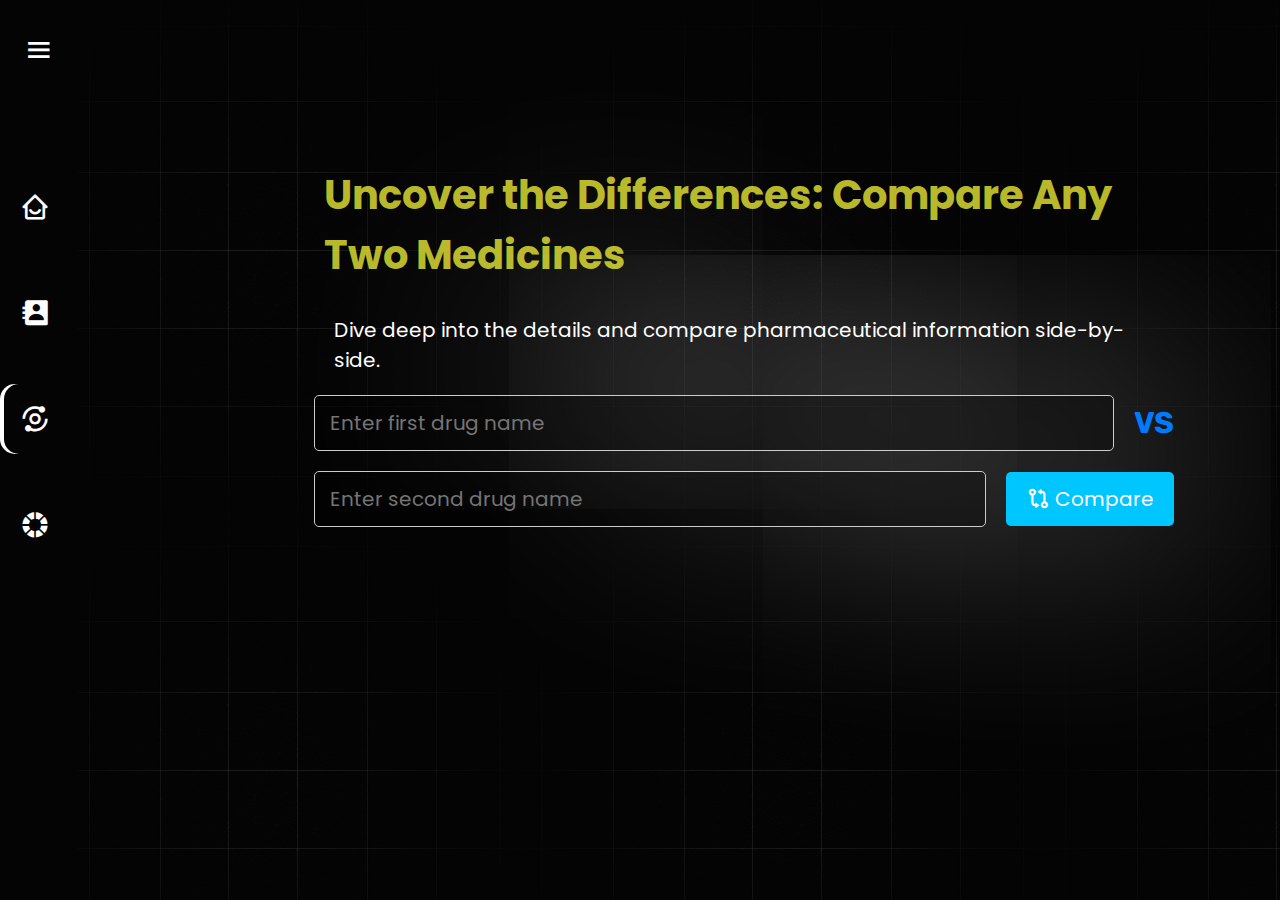
<file: Frontend/compare_page.html>
<!DOCTYPE html>
<html lang="en">

<head>
    <meta charset="UTF-8">
    <meta name="viewport" content="width=device-width, initial-scale=1.0">
    <title>MedSphere</title>
    <link href='https://unpkg.com/boxicons@2.1.4/css/boxicons.min.css' rel='stylesheet'>
    <link rel="preconnect" href="https://fonts.googleapis.com">
    <link rel="preconnect" href="https://fonts.gstatic.com" crossorigin>
    <link rel="icon" href="logo.png" type="image/png">

    <link
        href="https://fonts.googleapis.com/css2?family=Edu+AU+VIC+WA+NT+Arrows:wght@400..700&family=Josefin+Sans:ital,wght@0,100..700;1,100..700&family=Oxanium:wght@200..800&family=Poppins:ital,wght@0,100;0,200;0,300;0,400;0,500;0,600;0,700;0,800;0,900;1,100;1,200;1,300;1,400;1,500;1,600;1,700;1,800;1,900&family=Protest+Revolution&family=Rubik:ital,wght@0,300..900;1,300..900&family=Sixtyfour+Convergence&family=Tiny5&display=swap"
        rel="stylesheet">
    <link rel="stylesheet" href="style.css">
    <link rel="stylesheet" href="bg.css">
    <link rel="stylesheet" href="loader.css">
    <style>
        .layer-blur {
            height: 0;
            width: 30rem;
            z-index: -1;
            position: absolute;
            top: 46%;
            right: 10%;
            box-shadow: 0 0 900px 25px white;
            rotate: 10deg;
        }

        /* Add these styles to your existing style.css */

        .compare-container h2{
            color: rgba(255, 255, 58, 0.73);
            font-size: 2rem;
            font-family: 'Poppins';
            padding: 10px;
        }
        .compare-container p{
            color: white;
            padding: 20px;
        }
        .drug-compare-section {
            /* Adjust padding/margin as needed, similar to the search section */
            padding: 20px;
            max-width: 900px;
            /* Slightly wider for comparison */
            margin-left: auto;
            margin-right: auto;
            position: absolute;
            top: 15vh;
            left: 23%;
            z-index: 2;
            color: var(--text-color, #333);
            margin-bottom: 60px;
            /* Space below the comparison section */
        }

        .compare-box {
            display: flex;
            align-items: center;
            /* Vertically align items */
            gap: 20px;
            /* Space between inputs and VS */
            margin-bottom: 20px;
            flex-wrap: wrap;
            /* Allow wrapping */
            justify-content: center;
            /* Center items when wrapped */
        }

        .input-wrapper {
            position: relative;
            /* Needed for absolute positioning of animation span */
            flex-grow: 1;
            /* Allow inputs to grow */
            min-width: 200px;
            /* Ensure inputs are not too small */
        }

        .drug-compare-section input[type="text"] {
            width: 100%;
            /* Make input fill its wrapper */
            padding: 12px 15px;
            border: 1px solid #ccc;
            border-radius: 5px;
            font-family: 'Poppins', sans-serif;
            font-size: 1em;
            outline: none;
            background-color: #00000045;
            color: white;
            transition: background-color 0.3s ease;
        }

        .drug-compare-section input[type="text"]:focus {
            background: rgb(227, 227, 227);
            color: black;
            /* Less transparent on focus */
        }


        /* Border Animation */
        .input-border-animation {
            position: absolute;
            bottom: 0;
            left: 0;
            width: 0;
            /* Starts with zero width */
            height: 2px;
            /* Thickness of the animated border */
            background: linear-gradient(90deg, var(--primary-color, #007bff), var(--accent-color, #00c6ff));
            /* Gradient color */
            transition: width 0.7s ease-out;
            /* Animation duration and timing */
        }

        .input-wrapper input:focus+.input-border-animation {
            width: 100%;
            /* Expand to full width on focus */
        }


        .compare-vs {
            font-family: 'Rubik', sans-serif;
            font-size: 1.5em;
            font-weight: bold;
            color: var(--primary-color, #007bff);
            flex-shrink: 0;
            /* Prevent VS from shrinking */
        }

        #compare-button {
            padding: 12px 20px;
            background-color: var(--accent-color, #00c6ff);
            /* Use a different color for contrast */
            color: white;
            border: none;
            border-radius: 5px;
            font-family: 'Poppins', sans-serif;
            font-size: 1em;
            cursor: pointer;
            transition: background-color 0.3s ease, transform 0.1s ease;
            display: flex;
            align-items: center;
            gap: 5px;
            flex-shrink: 0;
            /* Prevent button from shrinking */
        }

        #compare-button i {
            font-size: 1.2em;
        }

        #compare-button:hover {
            background-color: var(--accent-dark-color, #0099cc);
        }

        #compare-button:active {
            transform: scale(0.98);
        }
    </style>
</head>

<body>
    <div id="main-content">
        <div class="background">
            <div class="context">
            </div>
            <div class="area">
                <ul class="circles">
                    <li></li>
                    <li></li>
                    <li></li>
                    <li></li>
                    <li></li>
                    <li></li>
                    <li></li>
                    <li></li>
                    <li></li>
                    <li></li>
                </ul>
            </div>
        </div>
        <div class="layer-blur"></div>

        <header>
            <nav>
                <div class="sidebar">
                    <div class="logo-content">
                        <div class="logo">
                            <img src="logo.png" alt="" class="log">
                            <span>MedSphere</span>
                            <i class='bx bx-menu' id="btn"></i>
                        </div>
                    </div>
                    <ul>
                        <li><a href="index.html">
                                <i class='bx bx-home-smile'></i>
                                <span class="nav-item">Home</span>
                            </a></li>
                        <li><a href="about.html">
                                <i class='bx bxs-contact'></i>
                                <span class="nav-item">About</span>
                            </a></li>
                        <li class="active"><a href="index.html#key-header">
                                <i class='bx bx-analyse'></i>
                                <span class="nav-item">Medicine Analyzer</span>
                            </a></li>
                        <li><a href="">
                                <i class='bx bxs-color'></i>
                                <span class="nav-item">Learn More</span>
                            </a></li>
                    </ul>
                </div>
            </nav>
        </header>
        <div class="drug-compare-section">
            <div class="compare-container">
                <h2>Uncover the Differences: Compare Any Two Medicines</h2>
                <p class="subheading">Dive deep into the details and compare pharmaceutical information side-by-side.
                </p>
                <div class="compare-box">
                    <div class="input-wrapper">
                        <input type="text" id="drug-name-input-1" placeholder="Enter first drug name">
                        <span class="input-border-animation"></span>
                    </div>
                    <span class="compare-vs">VS</span>
                    <div class="input-wrapper">
                        <input type="text" id="drug-name-input-2" placeholder="Enter second drug name">
                        <span class="input-border-animation"></span>
                    </div>
                    <button id="compare-button">
                        <i class='bx bx-git-compare'></i> Compare
                    </button>
                </div>
            </div>
        </div>
    </div>
</body>
<script>
    let btn = document.querySelector("#btn")
    let sidebar = document.querySelector(".sidebar")
    let navItems = document.querySelectorAll(".nav-item")
    btn.onclick = function () {
        sidebar.classList.toggle("active")
        navItems.forEach(item => {
            item.classList.toggle("active");
        });
    }
    window.addEventListener('load', () => {
        const preloader = document.getElementById('preloader');
        const content = document.getElementById('main-content');

        preloader.classList.add('hidden');
        setTimeout(() => {
            preloader.style.display = 'none';
            content.style.display = 'block';
        }, 500); // match transition duration
    });
    document.getElementById('compare-button').addEventListener('click', async () => {
        const drugNameInput1 = document.getElementById('drug-name-input-1');
        const drugNameInput2 = document.getElementById('drug-name-input-2');

        const drugName1 = drugNameInput1.value.trim();
        const drugName2 = drugNameInput2.value.trim();

        if (!drugName1 || !drugName2 ) {
            compareResultsDiv.innerHTML = '<p class="error-message">Please enter names for both drugs to compare.</p>';
            return;
        }
        const newPageUrl = `compare2.html?drug1=${encodeURIComponent(drugName1)}&drug2=${encodeURIComponent(drugName2)}`;
        window.location.href = newPageUrl;
    })
    // Before navigating from page1
localStorage.setItem("lastSearch", document.getElementById("search").value);

// On load in page1
window.onload = function() {
  const lastSearch = localStorage.getItem("lastSearch");
  if (lastSearch) {
    document.getElementById("search").value = lastSearch;
    // Re-render previous content if needed
  }
};
</script>

</html>
</file>
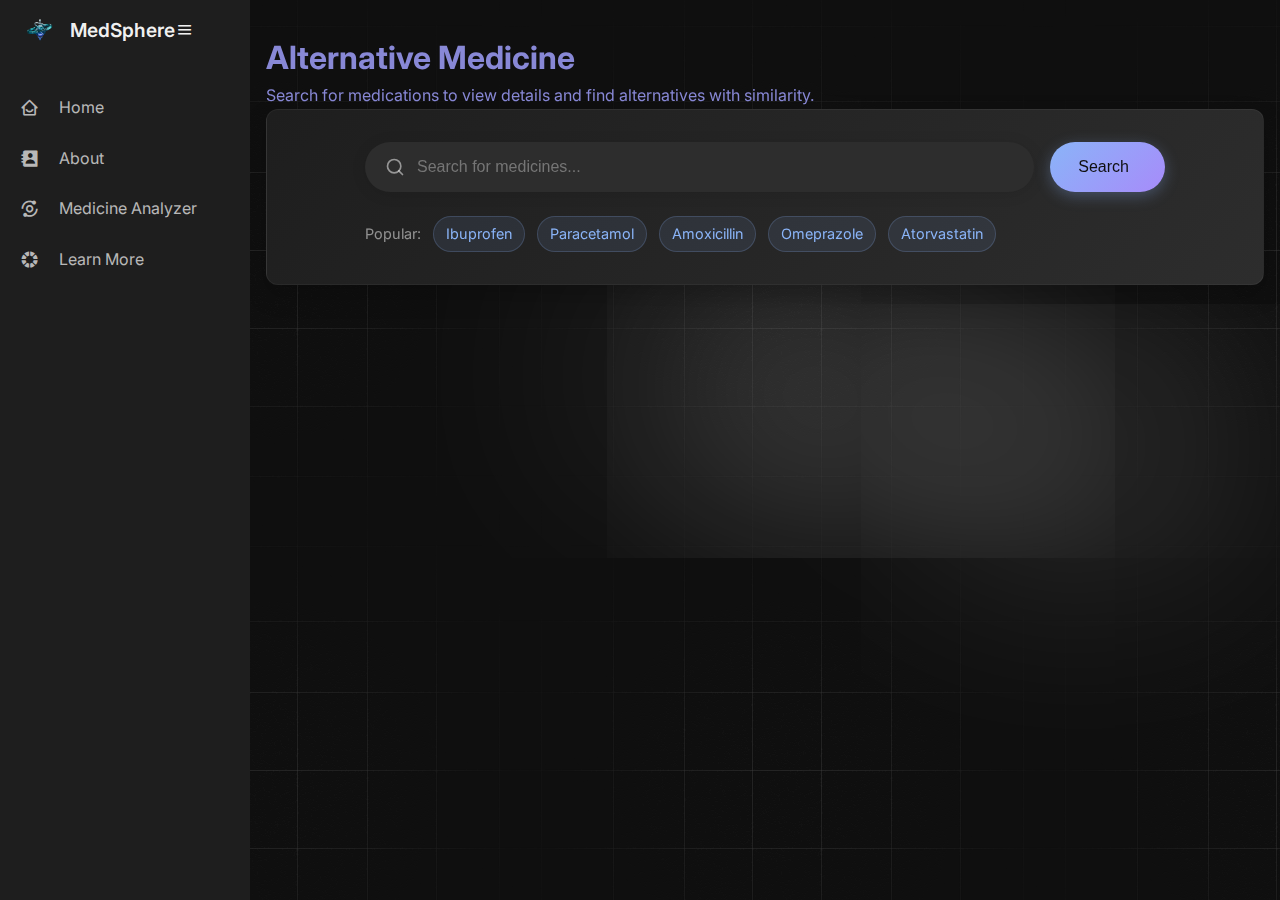
<file: Frontend/firstpage.html>
<!DOCTYPE html>
<html lang="en">
<head>
  <meta charset="UTF-8">
  <meta name="viewport" content="width=device-width, initial-scale=1.0">
  <meta name="viewport" content="width=device-width, initial-scale=1.0, maximum-scale=1.0, user-scalable=no">
  <title>Medicine Comparison Tool</title>
  <link rel="preconnect" href="https://fonts.googleapis.com">
  <link rel="preconnect" href="https://fonts.gstatic.com" crossorigin>
  <link href="https://fonts.googleapis.com/css2?family=Inter:wght@300;400;500;600;700&display=swap" rel="stylesheet">
  <link href='https://unpkg.com/boxicons@2.1.4/css/boxicons.min.css' rel='stylesheet'>
  <style>
    :root {
      --background: #0f0f0f;
      --surface: #1e1e1e;
      --surface-light: #2d2d2d;
      --text-primary: rgba(255, 255, 255, 0.95);
      --text-secondary: rgba(255, 255, 255, 0.7);
      --text-tertiary: rgba(255, 255, 255, 0.5);
      --accent: #8ab4f8;
      --accent-hover: #9dc2ff;
      --accent-alt: #a78bfa;
      --accent-alt-hover: #b69aff;
      --success: #69b578;
      --warning: #f39c12;
      --danger: #e74c3c;
      --border-radius: 12px;
      --transition-speed: 0.2s;
    }

    * {
      margin: 0;
      padding: 0;
      box-sizing: border-box;
    }

    body {
      font-family: 'Inter', sans-serif;
      color:rgb(136, 136, 214);
      line-height: 1.6;
      min-height: 100vh;
      overflow-x: hidden;
    }

    /* Background Styles */
    .background {
      position: fixed;
      top: 0;
      left: 0;
      width: 100%;
      height: 100%;
      z-index: -2;
      background-color: #0f0f0f;
    }

    .area {
      background: url("gradient.png");
      width: 100%;
      height: 100vh;
    }

    .layer-blur {
      height: 0;
      width: 30rem;
      z-index: -1;
      position: absolute;
      top: 20%;
      right: 0;
      box-shadow: 0 0 900px 25px white;
      rotate: -87deg;
    }

    .circles {
      position: absolute;
      top: 0;
      left: 0;
      width: 100%;
      height: 100%;
      overflow: hidden;
    }

    .circles li {
      position: absolute;
      display: block;
      list-style: none;
      width: 20px;
      height: 20px;
      background: rgba(255, 254, 254, 0.17);
      animation: animate 25s linear infinite;
      bottom: -150px;
    }

    .circles li:nth-child(1) {
      left: 25%;
      width: 80px;
      height: 80px;
      animation-delay: 0s;
    }

    .circles li:nth-child(2) {
      left: 10%;
      width: 20px;
      height: 20px;
      animation-delay: 2s;
      animation-duration: 12s;
    }

    .circles li:nth-child(3) {
      left: 70%;
      width: 20px;
      height: 20px;
      animation-delay: 4s;
    }

    .circles li:nth-child(4) {
      left: 40%;
      width: 60px;
      height: 60px;
      animation-delay: 0s;
      animation-duration: 18s;
    }

    .circles li:nth-child(5) {
      left: 65%;
      width: 20px;
      height: 20px;
      animation-delay: 0s;
    }

    .circles li:nth-child(6) {
      left: 75%;
      width: 110px;
      height: 110px;
      animation-delay: 3s;
    }

    .circles li:nth-child(7) {
      left: 35%;
      width: 150px;
      height: 150px;
      animation-delay: 7s;
    }

    .circles li:nth-child(8) {
      left: 50%;
      width: 25px;
      height: 25px;
      animation-delay: 15s;
      animation-duration: 45s;
    }

    .circles li:nth-child(9) {
      left: 20%;
      width: 15px;
      height: 15px;
      animation-delay: 2s;
      animation-duration: 35s;
    }

    .circles li:nth-child(10) {
      left: 85%;
      width: 150px;
      height: 150px;
      animation-delay: 0s;
      animation-duration: 11s;
    }

    @keyframes animate {
      0% {
        transform: translateY(0) rotate(0deg);
        opacity: 1;
        border-radius: 0;
      }
      100% {
        transform: translateY(-1000px) rotate(720deg);
        opacity: 0;
        border-radius: 50%;
      }
    }

    /* Main Content */
    .container {
      max-width: 1200px;
      margin: 0 auto;
      padding: 2rem 1rem;
      margin-left: 250px;
      transition: margin-left var(--transition-speed) ease;
      position: relative;
      z-index: 1;
    }

    /* Sidebar Styles */
    .sidebar {
      position: fixed;
      top: 0;
      left: 0;
      height: 100%;
      width: 250px;
      background-color: var(--surface);
      z-index: 100;
      transition: all var(--transition-speed) ease;
      overflow-x: hidden;
    }

    .sidebar.active {
      width: 80px;
    }

    .sidebar .logo-content {
      height: 60px;
      display: flex;
      align-items: center;
      padding: 0 20px;
    }

    .sidebar .logo {
      display: flex;
      align-items: center;
      color: var(--text-primary);
      font-size: 1.2rem;
      font-weight: 600;
      width: 100%;
    }

    .sidebar .logo img {
      width: 40px;
      margin-right: 10px;
      min-width: 40px;
    }

    .sidebar ul {
      padding: 20px 0;
      transition: all var(--transition-speed) ease;
    }

    .sidebar ul li {
      list-style: none;
      margin: 5px 0;
      white-space: nowrap;
    }

    .sidebar ul li a {
      display: flex;
      align-items: center;
      text-decoration: none;
      color: var(--text-secondary);
      padding: 10px 20px;
      transition: all var(--transition-speed) ease;
    }

    .sidebar ul li a:hover {
      color: var(--accent);
      background-color: var(--surface-light);
    }

    .sidebar ul li a i {
      margin-right: 15px;
      font-size: 1.2rem;
      min-width: 24px;
    }

    .sidebar ul li a span {
      transition: all var(--transition-speed) ease;
    }

    .sidebar.active ul li a span {
      opacity: 0;
      width: 0;
      display: inline-block;
      overflow: hidden;
    }

    /* Sidebar Toggle */
    .sidebar-toggle {
      position: fixed;
      left: 10px;
      top: 10px;
      z-index: 101;
      background-color: var(--surface);
      border: none;
      color: var(--text-primary);
      border-radius: 50%;
      width: 40px;
      height: 40px;
      display: flex;
      align-items: center;
      justify-content: center;
      cursor: pointer;
      transition: all var(--transition-speed) ease;
      box-shadow: 0 2px 10px rgba(0, 0, 0, 0.2);
    }

    .sidebar-toggle:hover {
      background-color: var(--surface-light);
      color: var(--accent);
    }

    .sidebar-toggle i {
      font-size: 1.5rem;
    }

    /* Adjust container margin when sidebar is collapsed */
    .sidebar-collapsed + .container {
      margin-left: 80px;
    }

    /* Search Section */
    .search-section {
      background: linear-gradient(135deg, var(--surface) 0%, var(--surface-light) 100%);
      padding: 2rem;
      border-radius: var(--border-radius);
      margin-bottom: 2rem;
      box-shadow: 0 10px 25px rgba(0, 0, 0, 0.2);
      border: 1px solid rgba(255, 255, 255, 0.05);
      animation: fadeIn 0.5s ease-out;
      position: relative;
      z-index: 1;
    }

    @keyframes fadeIn {
      from { opacity: 0; transform: translateY(-20px); }
      to { opacity: 1; transform: translateY(0); }
    }

    .search-container {
      max-width: 800px;
      margin: 0 auto;
      position: relative;
    }

    .search-form {
      display: flex;
      gap: 1rem;
      position: relative;
    }

    .search-input-container {
      position: relative;
      flex: 1;
    }

    .search-icon {
      position: absolute;
      left: 1.25rem;
      top: 50%;
      transform: translateY(-50%);
      width: 1.25rem;
      height: 1.25rem;
      color: var(--text-tertiary);
      transition: all var(--transition-speed) ease;
      z-index: 2;
    }

    .search-input {
      width: 100%;
      padding: 1rem 1rem 1rem 3.25rem;
      font-size: 1rem;
      border: none;
      background-color: var(--surface-light);
      color: var(--text-primary);
      border-radius: 50px;
      transition: all var(--transition-speed) ease;
      box-shadow: 0 2px 15px rgba(0, 0, 0, 0.1);
      position: relative;
      z-index: 1;
    }

    .search-input:focus {
      outline: none;
      background-color: var(--surface-light);
      box-shadow: 0 0 0 2px var(--accent), 0 5px 20px rgba(138, 180, 248, 0.2);
    }

    .search-button {
      display: flex;
      align-items: center;
      gap: 0.5rem;
      padding: 0 1.75rem;
      font-size: 1rem;
      font-weight: 500;
      background: linear-gradient(135deg, var(--accent) 0%, var(--accent-alt) 100%);
      color: var(--background);
      border: none;
      border-radius: 50px;
      cursor: pointer;
      transition: all var(--transition-speed) ease;
      box-shadow: 0 4px 15px rgba(138, 180, 248, 0.3);
    }

    .search-button:hover {
      transform: translateY(-2px);
      box-shadow: 0 6px 20px rgba(138, 180, 248, 0.4);
    }

    /* Suggestions Dropdown */
    .suggestions-dropdown {
      position: absolute;
      top: 100%;
      left: 0;
      right: 0;
      background-color: var(--surface-light);
      border-radius: var(--border-radius);
      box-shadow: 0 10px 25px rgba(0, 0, 0, 0.2);
      max-height: 300px;
      overflow-y: auto;
      z-index: 100;
      display: none;
      margin-top: 5px;
      border: 1px solid rgba(255, 255, 255, 0.1);
    }

    .suggestions-dropdown.visible {
      display: block;
    }

    .suggestion-item {
      padding: 0.75rem 1.5rem;
      cursor: pointer;
      transition: all 0.2s ease;
      display: flex;
      align-items: center;
      gap: 0.75rem;
    }

    .suggestion-item:hover {
      background-color: rgba(138, 180, 248, 0.1);
    }

    .suggestion-icon {
      width: 1rem;
      height: 1rem;
      color: var(--accent);
    }

    .popular-medicines {
      display: flex;
      align-items: center;
      gap: 0.75rem;
      margin-top: 1.5rem;
      font-size: 0.9rem;
      color: var(--text-tertiary);
      flex-wrap: wrap;
    }

    .popular-item {
      color: var(--accent);
      cursor: pointer;
      transition: all var(--transition-speed) ease;
      padding: 0.35rem 0.75rem;
      border-radius: 50px;
      background-color: rgba(138, 180, 248, 0.1);
      border: 1px solid rgba(138, 180, 248, 0.2);
    }

    .popular-item:hover {
      background-color: rgba(138, 180, 248, 0.2);
      transform: translateY(-2px);
      box-shadow: 0 4px 8px rgba(138, 180, 248, 0.2);
    }

    /* Drug Info Section */
    .drug-info {
      display: none;
      background-color: var(--surface);
      border-radius: var(--border-radius);
      padding: 2rem;
      margin-bottom: 2rem;
      box-shadow: 0 4px 6px rgba(0, 0, 0, 0.1);
    }

    .drug-header {
      margin-bottom: 1.5rem;
      border-bottom: 1px solid var(--surface-light);
      padding-bottom: 1rem;
    }

    .drug-title {
      display: flex;
      justify-content: space-between;
      align-items: center;
      margin-bottom: 0.5rem;
    }

    .drug-id {
      font-size: 0.9rem;
      padding: 0.25rem 0.5rem;
      background-color: var(--surface-light);
      border-radius: 4px;
      color: var(--text-tertiary);
    }

    .synonyms {
      font-size: 0.9rem;
      color: var(--text-tertiary);
      margin-bottom: 1rem;
    }

    /* Tabs */
    .tabs {
      display: flex;
      border-bottom: 1px solid var(--surface-light);
      margin-bottom: 1.5rem;
    }

    .tab {
      padding: 0.75rem 1.5rem;
      font-size: 1rem;
      font-weight: 500;
      color: var(--text-secondary);
      background: none;
      border: none;
      cursor: pointer;
      transition: all var(--transition-speed) ease;
      position: relative;
    }

    .tab:hover {
      color: var(--text-primary);
    }

    .tab.active {
      color: var(--accent);
    }

    .tab.active::after {
      content: '';
      position: absolute;
      bottom: -1px;
      left: 0;
      right: 0;
      height: 2px;
      background-color: var(--accent);
    }

    /* Tab Content */
    .tab-content {
      display: none;
    }

    .tab-content.active {
      display: block;
    }

    .info-group {
      margin-bottom: 1.5rem;
    }

    .info-label {
      font-size: 0.9rem;
      font-weight: 600;
      color: var(--accent);
      margin-bottom: 0.25rem;
    }

    .info-value {
      color: var(--text-secondary);
    }

    /* Alternative Medications Section */
    .alternatives-section {
      display: none;
      background-color: var(--surface);
      border-radius: var(--border-radius);
      padding: 2rem;
      margin-bottom: 2rem;
      box-shadow: 0 4px 6px rgba(0, 0, 0, 0.1);
    }

    .best-alternative {
      background-color: var(--surface-light);
      border-left: 4px solid var(--success);
      border-radius: 8px;
      padding: 1.5rem;
      margin-bottom: 2rem;
    }

    .best-alternative-title {
      color: var(--success);
      margin-bottom: 0.5rem;
    }

    .alternatives-grid {
      display: grid;
      grid-template-columns: repeat(auto-fill, minmax(300px, 1fr));
      gap: 1.5rem;
      margin-bottom: 2rem;
    }

    .alternative-card {
      background-color: var(--surface-light);
      border-radius: var(--border-radius);
      padding: 1.5rem;
      transition: all var(--transition-speed) ease;
    }

    .alternative-card:hover {
      transform: translateY(-5px);
      box-shadow: 0 8px 16px rgba(0, 0, 0, 0.2);
    }

    .similarity-percentage {
      display: inline-block;
      background-color: var(--accent-alt);
      color: var(--background);
      font-weight: 600;
      font-size: 0.9rem;
      padding: 0.25rem 0.5rem;
      border-radius: 4px;
      margin-bottom: 0.5rem;
    }

    .card-title {
      margin-bottom: 0.25rem;
    }

    .card-subtitle {
      color: var(--text-tertiary);
      font-size: 0.9rem;
      margin-bottom: 1rem;
    }

    .card-text {
      font-size: 0.9rem;
      color: var(--text-secondary);
      margin-bottom: 1rem;
      display: -webkit-box;
      -webkit-box-orient: vertical;
      -webkit-line-clamp: 3;
      overflow: hidden;
    }

    .card-details {
      height: 0;
      overflow: hidden;
      transition: all 0.3s ease;
      opacity: 0;
    }

    .card-details.expanded {
      height: auto;
      opacity: 1;
      margin-top: 1rem;
      margin-bottom: 1rem;
      padding-top: 1rem;
      border-top: 1px solid var(--surface);
    }

    .detail-item {
      margin-bottom: 0.75rem;
    }

    .detail-label {
      font-size: 0.8rem;
      font-weight: 600;
      color: var(--accent);
      margin-bottom: 0.25rem;
    }

    .detail-value {
      font-size: 0.9rem;
      color: var(--text-secondary);
    }

    .show-more-btn {
      background-color: transparent;
      color: var(--accent);
      border: 1px solid var(--accent);
      border-radius: var(--border-radius);
      padding: 0.5rem 1rem;
      font-size: 0.9rem;
      cursor: pointer;
      transition: all var(--transition-speed) ease;
    }

    .show-more-btn:hover {
      background-color: rgba(138, 180, 248, 0.1);
    }

    /* Footer Actions */
    .footer-actions {
      display: none;
      justify-content: center;
      margin-top: 2rem;
      gap: 1rem;
    }

    .view-details-btn {
      background-color: var(--accent-alt);
      color: var(--background);
      border: none;
      border-radius: var(--border-radius);
      padding: 0.75rem 1.5rem;
      font-size: 1rem;
      font-weight: 500;
      cursor: pointer;
      transition: all var(--transition-speed) ease;
    }

    .view-details-btn:hover {
      background-color: var(--accent-alt-hover);
      transform: translateY(-2px);
    }

    .download-btn {
      background-color: var(--success);
      color: var(--background);
      border: none;
      border-radius: var(--border-radius);
      padding: 0.75rem 1.5rem;
      font-size: 1rem;
      font-weight: 500;
      cursor: pointer;
      transition: all var(--transition-speed) ease;
    }

    .download-btn:hover {
      background-color: #5aa36b;
      transform: translateY(-2px);
    }

    /* Loading Spinner */
    .loading {
      display: none;
      text-align: center;
      padding: 2rem;
    }

    .spinner {
      width: 40px;
      height: 40px;
      border: 4px solid rgba(138, 180, 248, 0.2);
      border-top: 4px solid var(--accent);
      border-radius: 50%;
      margin: 0 auto 1rem;
      animation: spin 1s linear infinite;
    }

    @keyframes spin {
      0% { transform: rotate(0deg); }
      100% { transform: rotate(360deg); }
    }

    /* Responsive Adjustments */
    @media (max-width: 992px) {
      .container {
        margin-left: 0;
        padding-top: 80px;
      }

      .sidebar {
        width: 100%;
        height: 60px;
      }

      .sidebar.active {
        height: 60px;
      }

      .sidebar .logo-content {
        justify-content: space-between;
      }

      .sidebar ul {
        display: none;
      }

      .sidebar.active ul {
        display: block;
        position: absolute;
        top: 60px;
        left: 0;
        width: 100%;
        background-color: var(--surface);
      }
    }

    @media (max-width: 768px) {
      .search-form {
        flex-direction: column;
      }

      .search-button {
        width: 100%;
        justify-content: center;
        padding: 0.75rem;
      }

      .alternatives-grid {
        grid-template-columns: 1fr;
      }

      .footer-actions {
        flex-direction: column;
      }
    }
        /* Existing background styles */
        .layer-blur {
            height: 0;
            width: 30rem;
            z-index: -1;
            position: absolute;
            top: 46%;
            right: 10%;
            box-shadow: 0 0 900px 25px white;
            rotate: 10deg;
        }

        .background {
            position: fixed;
            top: 0;
            left: 0;
            width: 100%;
            height: 100%;
            z-index: -1;
        }

        .context {
            position: absolute;
            width: 100%;
            height: 100%;
        }

        .area {
            position: absolute;
            width: 100%;
            height: 100%;
            overflow: hidden;
        }

        .circles {
            position: absolute;
            top: 0;
            left: 0;
            width: 100%;
            height: 100%;
            overflow: hidden;
            padding: 0;
            margin: 0;
        }

        .circles li {
            position: absolute;
            display: block;
            list-style: none;
            width: 20px;
            height: 20px;
            background: rgba(255, 255, 255, 0.1);
            animation: animate 25s linear infinite;
            bottom: -150px;
        }

        @keyframes animate {
            0% {
                transform: translateY(0) rotate(0deg);
                opacity: 1;
                border-radius: 0;
            }

            100% {
                transform: translateY(-1000px) rotate(720deg);
                opacity: 0;
                border-radius: 50%;
            }
        }

        @media (max-width: 768px) {
            .search-bar {
                position: relative;
                top: unset;
                margin: 10px 0;
            }
        }

        .header {
            z-index: 100;
        }

        .search-bar {
            z-index: 50;
        }

        .drug-info-container {
            padding: 20px;
        }
        nav .sidebar{
            background-color: rgba(0, 0, 0, 0.125);
        }

      
  /* Sidebar Responsive Styles */
  @media (max-width: 992px) {
    .sidebar {
      width: 100%;
      height: 60px;
      overflow: hidden;
    }
    
    .sidebar.active {
      height: auto;
      min-height: 60px;
    }
    
    .sidebar .logo-content {
      justify-content: space-between;
      height: 60px;
    }
    
    .sidebar ul {
      display: none;
      padding-top: 0;
    }
    
    .sidebar.active ul {
      display: block;
      padding: 10px 0;
    }
    
    .sidebar ul li {
      margin: 0;
    }
    
    .sidebar ul li a {
      padding: 10px 20px;
    }
    
    .container {
      margin-left: 0;
      padding-top: 80px;
    }
  }
  /* Search Form Responsive */
  @media (max-width: 768px) {
    .search-form {
      flex-direction: column;
      gap: 10px;
    }
    
    .search-button {
      width: 100%;
      justify-content: center;
      padding: 12px;
    }
    
    .popular-medicines {
      justify-content: center;
    }
    
    .suggestions-dropdown {
      position: relative;
      margin-top: 10px;
    }
  }

  /* Drug Info Responsive */
  @media (max-width: 768px) {
    .drug-info {
      padding: 1rem;
    }
    
    .drug-header {
      flex-direction: column;
      align-items: flex-start;
    }
    
    .drug-title {
      flex-direction: column;
      align-items: flex-start;
      gap: 10px;
    }
    
    .tabs {
      overflow-x: auto;
      white-space: nowrap;
      padding-bottom: 5px;
    }
    
    .tab {
      padding: 10px 15px;
      font-size: 0.9rem;
    }
  }
  
  /* Alternatives Responsive */
  @media (max-width: 768px) {
    .alternatives-section {
      padding: 1rem;
    }
    
    .alternatives-grid {
      grid-template-columns: 1fr;
    }
    
    .footer-actions {
      flex-direction: column;
      gap: 10px;
    }
    
    .view-details-btn,
    .download-btn {
      width: 100%;
      text-align: center;
    }
  }
.container-p{
  color:white;
}
</style>



  </style>
</head>
<body>
  <!-- Background Animation -->
  <div class="background">
    <div class="area">
      <ul class="circles">
        <li></li>
        <li></li>
        <li></li>
        <li></li>
        <li></li>
        <li></li>
        <li></li>
        <li></li>
        <li></li>
        <li></li>
      </ul>
    </div>
    <div class="layer-blur"></div>
  </div>

  <!-- Sidebar -->
  <div class="sidebar">
    <div class="logo-content">
      <div class="logo">
        <img src="logo.png" alt="" class="log">
        <span>MedSphere</span>
        <i class='bx bx-menu' id="btn"></i>
      </div>
    </div>
    <ul>
      <li><a href="index.html">
          <i class='bx bx-home-smile'></i>
          <span class="nav-item">Home</span>
        </a></li>
      <li><a href="about.html">
          <i class='bx bxs-contact'></i>
          <span class="nav-item">About</span>
        </a></li>
      <li><a href="index.html#key-header">
          <i class='bx bx-analyse'></i>
          <span class="nav-item">Medicine Analyzer</span>
        </a></li>
      <li><a href="">
          <i class='bx bxs-color'></i>
          <span class="nav-item">Learn More</span>
        </a></li>
    </ul>
  </div>

  <!-- Main Content -->
  <div class="container">
    <header>
      <h1>Alternative Medicine</h1>
      <p>Search for medications to view details and find alternatives with similarity.</p>
    </header>

    <section class="search-section">
      <div class="search-container">
        <form class="search-form" id="search-form">
          <div class="search-input-container">
            <svg class="search-icon" xmlns="http://www.w3.org/2000/svg" viewBox="0 0 24 24" fill="none" stroke="currentColor" stroke-width="2" stroke-linecap="round" stroke-linejoin="round">
              <circle cx="11" cy="11" r="8"></circle>
              <line x1="21" y1="21" x2="16.65" y2="16.65"></line>
            </svg>
            <input type="text" class="search-input" id="medicine-search" placeholder="Search for medicines..." autocomplete="off">
          </div>
          <button type="submit" class="search-button">
            <span>Search</span>
            <svg class="search-arrow" xmlns="http://www.w3.org/2000/svg" viewBox="0 0 24 24" fill="none" stroke="currentColor" stroke-width="2" stroke-linecap="round" stroke-linejoin="round">
              <line x1="5" y1="12" x2="19" y2="12"></line>
              <polyline points="12 5 19 12 12 19"></polyline>
            </svg>
          </button>
        </form>
        
        <div class="suggestions-dropdown" id="suggestions-dropdown">
          <!-- Suggestions will be populated here -->
        </div>
        
        <div class="popular-medicines">
          <span>Popular: </span>
          <span class="popular-item">Ibuprofen</span>
          <span class="popular-item">Paracetamol</span>
          <span class="popular-item">Amoxicillin</span>
          <span class="popular-item">Omeprazole</span>
          <span class="popular-item">Atorvastatin</span>
        </div>
      </div>
    </section>

    <div class="loading" id="loading">
      <div class="spinner"></div>
      <p>Searching for medication data...</p>
    </div>
    
    <section class="drug-info" id="drug-info">
      <div class="drug-header">
        <div class="drug-title">
          <h2 id="drug-name">Drug Name</h2>
          <span class="drug-id" id="drug-id">DB00000</span>
        </div>
        <div class="synonyms" id="drug-synonyms">Synonyms will appear here</div>
      </div>
      
      <div class="tabs">
        <button class="tab active" data-tab="information">Information</button>
        <button class="tab" data-tab="mechanism">Mechanism</button>
        <button class="tab" data-tab="pharmacology">Pharmacology</button>
      </div>
      
      <div class="tab-content active" id="information">
        <div class="info-group">
          <div class="info-label">Background</div>
          <div class="info-value" id="drug-background">Drug background information will appear here.</div>
        </div>
        
        <div class="info-group">
          <div class="info-label">Indication</div>
          <div class="info-value" id="drug-indication">Indication information will appear here.</div>
        </div>
        
        <div class="info-group">
          <div class="info-label">Drug Category</div>
          <div class="info-value" id="drug-category">Category information will appear here.</div>
        </div>
      </div>
      
      <div class="tab-content" id="mechanism">
        <div class="info-group">
          <div class="info-label">Mechanism of Action</div>
          <div class="info-value" id="drug-mechanism">Mechanism information will appear here.</div>
        </div>
      </div>
      
      <div class="tab-content" id="pharmacology">
        <div class="info-group">
          <div class="info-label">Pharmacodynamics</div>
          <div class="info-value" id="drug-pharmacodynamics">Pharmacodynamics information will appear here.</div>
        </div>
      </div>
    </section>
    
    <section class="alternatives-section" id="alternatives-section">
      <h2>Alternative Medications</h2>
      
      <div class="best-alternative" id="best-alternative">
        <h3 class="best-alternative-title">Best Alternative Recommendation</h3>
        <p id="best-alternative-content">Best alternative recommendation will appear here.</p>
      </div>
      
      <h3>Top Alternative Options</h3>
      <div class="alternatives-grid" id="alternatives-grid">
        <!-- Alternative cards will be generated here -->
      </div>
    </section>
    
    <div class="footer-actions" id="footer-actions">
      <button class="view-details-btn" id="view-details-btn">View Similarity Details</button>
      <button class="download-btn" id="download-btn">Download Data</button>
    </div>
  </div>
  
  <script src="script1.js"></script>
  <script>
    // Sidebar toggle functionality
    document.getElementById('btn').addEventListener('click', function() {
      document.querySelector('.sidebar').classList.toggle('active');
      document.querySelector('.container').classList.toggle('sidebar-collapsed');
      
      // Update margin based on sidebar state
      const sidebar = document.querySelector('.sidebar');
      const container = document.querySelector('.container');
      if (sidebar.classList.contains('active')) {
        container.style.marginLeft = '80px';
      } else {
        container.style.marginLeft = '250px';
      }
    });
  </script>
</body>
</html>
</file>
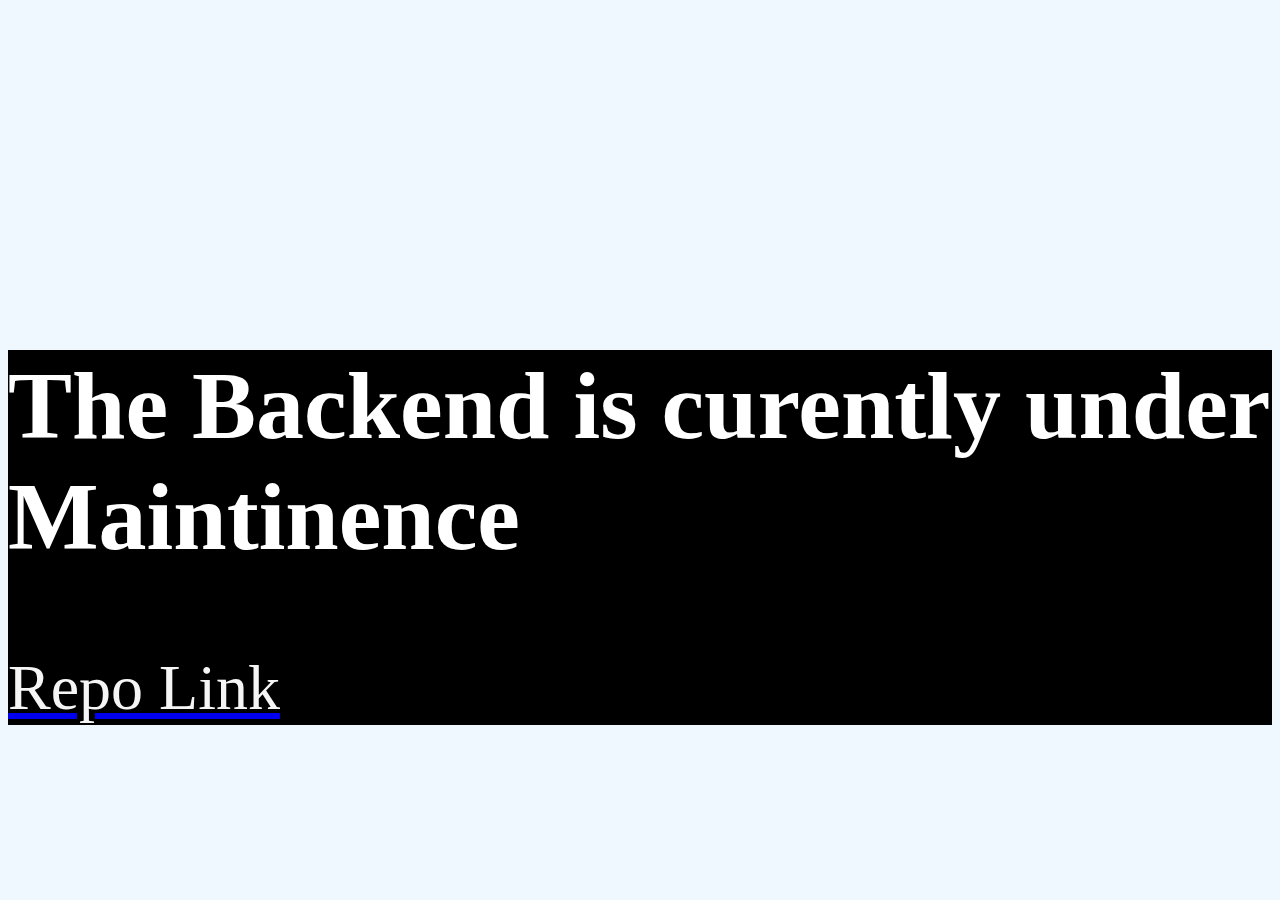
<file: Frontend/maintinence.html>
<!DOCTYPE html>
<html lang="en">
<head>
    <meta charset="UTF-8">
    <meta name="viewport" content="width=device-width, initial-scale=1.0">
    <title>Maintinence</title>
    <style>
        .blank-bg{
            background-color: black;
        }
        h2{
            font-size: 6rem;
            color: white;
        }
        a p{
            font-size: 4rem;
            color: whitesmoke;
        }
        body{
            background-color: aliceblue;
            top: 30vh;
            position: relative;
        }
        a:hover{
            color: rgb(190, 190, 190);
        }
        
    </style>
</head>
<body>
    <div class="blank-bg">
        <h2>The Backend is curently under Maintinence</h2>
        <a href="https://github.com/bocchi277/Medicine-Analyzer"><p>Repo Link</p></a>

    </div>
</body>
</html>
</file>
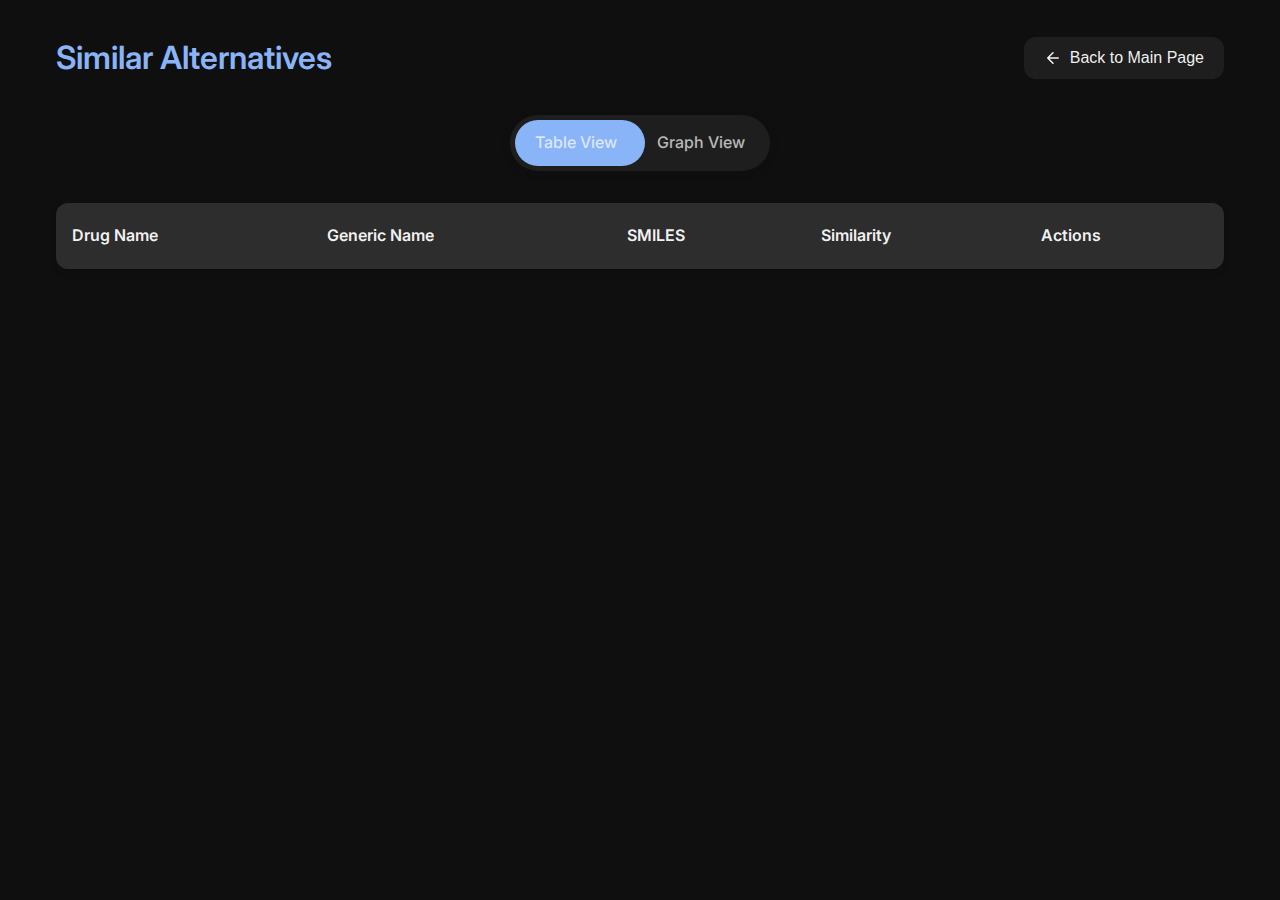
<file: Frontend/secondpage.html>
<!DOCTYPE html>
<html lang="en">
<head>
  <meta charset="UTF-8">
  <meta name="viewport" content="width=device-width, initial-scale=1.0">
  <meta name="viewport" content="width=device-width, initial-scale=1.0, maximum-scale=1.0, user-scalable=no">
  <title>Similar Alternatives for Abacavir</title>
  <link rel="preconnect" href="https://fonts.googleapis.com">
  <link rel="preconnect" href="https://fonts.gstatic.com" crossorigin>
  <link href="https://fonts.googleapis.com/css2?family=Inter:wght@300;400;500;600;700&display=swap" rel="stylesheet">
  <style>
    :root {
      --background: #0f0f0f;
      --surface: #1e1e1e;
      --surface-light: #2d2d2d;
      --text-primary: rgba(255, 255, 255, 0.95);
      --text-secondary: rgba(255, 255, 255, 0.7);
      --text-tertiary: rgba(255, 255, 255, 0.5);
      --accent: #8ab4f8;
      --accent-hover: #9dc2ff;
      --accent-alt: #a78bfa;
      --accent-alt-hover: #b69aff;
      --success: #69b578;
      --warning: #f39c12;
      --danger: #e74c3c;
      --border-radius: 12px;
      --transition-speed: 0.2s;
    }

    * {
      margin: 0;
      padding: 0;
      box-sizing: border-box;
    }

    body {
      font-family: 'Inter', sans-serif;
      background-color: var(--background);
      color: var(--text-primary);
      line-height: 1.6;
      padding: 0;
      margin: 0;
      min-height: 100vh;
    }

    .container {
      max-width: 1200px;
      margin: 0 auto;
      padding: 2rem 1rem;
    }

    header {
      display: flex;
      justify-content: space-between;
      align-items: center;
      margin-bottom: 2rem;
    }

    h1 {
      margin: 0;
      font-size: 2rem;
      font-weight: 600;
      color: var(--accent);
    }

    .back-button {
      display: flex;
      align-items: center;
      gap: 0.5rem;
      padding: 0.75rem 1.25rem;
      background-color: var(--surface);
      color: var(--text-primary);
      border: none;
      border-radius: var(--border-radius);
      cursor: pointer;
      font-size: 1rem;
      font-weight: 500;
      transition: all var(--transition-speed) ease;
    }

    .back-button:hover {
      background-color: var(--surface-light);
      color: var(--accent);
    }

    .back-button svg {
      width: 18px;
      height: 18px;
    }

    .toggle-container {
      display: flex;
      justify-content: center;
      margin-bottom: 2rem;
    }

    .toggle-switch {
      display: flex;
      align-items: center;
      background-color: var(--surface);
      border-radius: 30px;
      padding: 5px;
      position: relative;
      box-shadow: 0 2px 10px rgba(0, 0, 0, 0.1);
    }

    .toggle-option {
      padding: 10px 20px;
      cursor: pointer;
      z-index: 1;
      position: relative;
      transition: all var(--transition-speed) ease;
      font-weight: 500;
      color: var(--text-secondary);
    }

    .slider {
      position: absolute;
      left: 5px;
      top: 5px;
      bottom: 5px;
      width: 50%;
      background-color: var(--accent);
      border-radius: 25px;
      transition: all var(--transition-speed) ease;
    }

    .toggle-switch.graph .slider {
      left: 50%;
    }

    .toggle-switch.graph .toggle-option:last-child {
      color: var(--text-primary);
    }

    .toggle-switch.table .toggle-option:first-child {
      color: var(--text-primary);
    }

    .view-container {
      background-color: var(--surface);
      border-radius: var(--border-radius);
      box-shadow: 0 4px 6px rgba(0, 0, 0, 0.1);
      overflow: hidden;
      animation: fadeIn 0.5s ease-in-out;
    }

    @keyframes fadeIn {
      from { opacity: 0; transform: translateY(10px); }
      to { opacity: 1; transform: translateY(0); }
    }

    /* Table View Styles */
    .table-view {
      width: 100%;
      border-collapse: separate;
      border-spacing: 0;
    }

    .table-view th,
    .table-view td {
      padding: 1.25rem 1rem;
      text-align: left;
      border-bottom: 1px solid var(--surface-light);
    }

    .table-view th {
      background-color: var(--surface-light);
      color: var(--text-primary);
      font-weight: 600;
      position: sticky;
      top: 0;
      backdrop-filter: blur(10px);
    }

    .table-view tr {
      cursor: pointer;
      transition: all var(--transition-speed) ease;
    }

    .table-view tr:hover {
      background-color: rgba(138, 180, 248, 0.05);
    }

    .similarity-badge {
      display: inline-block;
      padding: 0.25rem 0.75rem;
      border-radius: 12px;
      font-weight: 600;
      color: var(--background);
    }

    .high-similarity {
      background-color: var(--success);
    }

    .medium-similarity {
      background-color: var(--warning);
    }

    .low-similarity {
      background-color: var(--danger);
    }

    .action-buttons {
      display: flex;
      gap: 0.5rem;
      flex-wrap: wrap;
    }

    .action-btn {
      padding: 0.5rem 1rem;
      border-radius: 6px;
      font-size: 0.875rem;
      font-weight: 500;
      cursor: pointer;
      transition: all var(--transition-speed) ease;
      border: none;
      white-space: nowrap;
    }

    .view-structure-btn {
      background-color: var(--accent-alt);
      color: var(--background);
    }

    .view-details-btn {
      background-color: transparent;
      color: var(--accent);
      border: 1px solid var(--accent);
    }

    .action-btn:hover {
      transform: translateY(-2px);
      box-shadow: 0 4px 8px rgba(0, 0, 0, 0.1);
    }

    /* Graph View Styles */
    .graph-view {
      padding: 2rem;
      display: none;
    }

    .graph-container {
      height: 400px;
      margin-top: 2rem;
    }

    .bar-container {
      display: flex;
      flex-direction: column;
      height: 100%;
      justify-content: flex-end;
    }

    .bar-chart {
      display: flex;
      height: 350px;
      align-items: flex-end;
      gap: 24px;
      margin-top: 20px;
    }

    .bar {
      flex-grow: 1;
      background: linear-gradient(to top, var(--accent), var(--accent-hover));
      border-radius: 6px 6px 0 0;
      position: relative;
      transition: all var(--transition-speed) ease;
      cursor: pointer;
      min-width: 40px;
    }

    .bar:hover {
      transform: scaleY(1.02);
      box-shadow: 0 0 15px rgba(138, 180, 248, 0.5);
    }

    .bar-label {
      position: absolute;
      bottom: -30px;
      left: 0;
      right: 0;
      text-align: center;
      font-size: 0.875rem;
      color: var(--text-secondary);
      white-space: nowrap;
      overflow: hidden;
      text-overflow: ellipsis;
    }

    .bar-value {
      position: absolute;
      top: -25px;
      left: 0;
      right: 0;
      text-align: center;
      font-weight: 600;
    }

    /* Modal Styles */
    .modal-overlay {
      position: fixed;
      top: 0;
      left: 0;
      right: 0;
      bottom: 0;
      background-color: rgba(0, 0, 0, 0.7);
      display: flex;
      justify-content: center;
      align-items: center;
      z-index: 1000;
      opacity: 0;
      pointer-events: none;
      transition: all var(--transition-speed) ease;
    }

    .modal-overlay.active {
      opacity: 1;
      pointer-events: all;
    }

    .modal-content {
      background-color: var(--surface);
      border-radius: var(--border-radius);
      width: 90%;
      max-width: 800px;
      max-height: 90vh;
      overflow-y: auto;
      transform: translateY(20px);
      transition: all var(--transition-speed) ease;
      position: relative;
    }

    .modal-overlay.active .modal-content {
      transform: translateY(0);
    }

    .modal-header {
      display: flex;
      justify-content: space-between;
      align-items: center;
      padding: 1.5rem;
      border-bottom: 1px solid var(--surface-light);
    }

    .modal-title {
      margin: 0;
      font-size: 1.5rem;
      font-weight: 600;
    }

    .modal-close {
      background: none;
      border: none;
      font-size: 1.5rem;
      cursor: pointer;
      color: var(--text-secondary);
      transition: all var(--transition-speed) ease;
    }

    .modal-close:hover {
      color: var(--danger);
    }

    .modal-body {
      padding: 1.5rem;
    }

    .drug-details {
      display: grid;
      grid-template-columns: repeat(auto-fit, minmax(300px, 1fr));
      gap: 2rem;
    }

    .detail-card {
      background-color: var(--surface-light);
      border-radius: var(--border-radius);
      padding: 1.5rem;
      transition: all var(--transition-speed) ease;
    }

    .detail-card:hover {
      background-color: rgba(138, 180, 248, 0.05);
    }

    .detail-title {
      font-size: 0.875rem;
      color: var(--text-secondary);
      margin-bottom: 0.5rem;
    }

    .detail-content {
      font-size: 1rem;
      color: var(--text-primary);
      line-height: 1.6;
    }

    .similarity-meter {
      display: flex;
      flex-direction: column;
      align-items: center;
      margin-bottom: 2rem;
    }

    .circular-progress {
      position: relative;
      width: 200px;
      height: 200px;
      margin: 0 auto;
    }

    .progress-ring {
      transform: rotate(-90deg);
    }

    .progress-ring-circle {
      stroke: var(--surface-light);
    }

    .progress-ring-progress {
      stroke: var(--accent);
      stroke-linecap: round;
      transition: stroke-dashoffset 1s ease-out;
    }

    .progress-value {
      position: absolute;
      top: 50%;
      left: 50%;
      transform: translate(-50%, -50%);
      font-size: 2rem;
      font-weight: 600;
      color: var(--text-primary);
    }

    .progress-label {
      text-align: center;
      margin-top: 1rem;
      font-size: 1rem;
      color: var(--text-secondary);
    }

    /* Responsive Adjustments */
    @media (max-width: 768px) {
      .container {
        padding: 1rem;
      }

      header {
        flex-direction: column;
        gap: 1rem;
      }

      .drug-details {
        grid-template-columns: 1fr;
      }

      .table-view th:nth-child(3),
      .table-view td:nth-child(3) {
        display: none;
      }

      .bar-chart {
        gap: 12px;
      }

      .bar-label {
        font-size: 0.75rem;
      }
    }
  /* Table View Responsive */
  @media (max-width: 768px) {
    .table-view {
      display: block;
      overflow-x: auto;
      white-space: nowrap;
    }
    
    .table-view th:nth-child(3),
    .table-view td:nth-child(3) {
      display: none;
    }
    
    .action-buttons {
      flex-direction: column;
      gap: 5px;
    }
    
    .action-btn {
      width: 100%;
      text-align: center;
    }
  }

  /* Graph View Responsive */
  @media (max-width: 768px) {
    .bar-chart {
      gap: 8px;
      height: 300px;
    }
    
    .bar {
      min-width: 30px;
    }
    
    .bar-label {
      font-size: 0.7rem;
      bottom: -25px;
    }
    
    .bar-value {
      font-size: 0.8rem;
      top: -20px;
    }
  }
  /* Modal Responsive */
  @media (max-width: 768px) {
    .modal-content {
      width: 95%;
      max-width: none;
    }
    
    .circular-progress {
      width: 150px;
      height: 150px;
    }
    
    .drug-details {
      grid-template-columns: 1fr;
    }
    
    .detail-card {
      padding: 1rem;
    }
  }
  </style>
</head>
<body>
  <div class="container">
    <header>
      <h1>Similar Alternatives</h1>
      <button class="back-button" id="backButton">
        <svg xmlns="http://www.w3.org/2000/svg" width="24" height="24" viewBox="0 0 24 24" fill="none" stroke="currentColor" stroke-width="2" stroke-linecap="round" stroke-linejoin="round">
          <path d="M19 12H5M12 19l-7-7 7-7"/>
        </svg>
        Back to Main Page
      </button>
    </header>

    <div class="toggle-container">
      <div class="toggle-switch table" id="viewToggle">
        <div class="slider"></div>
        <div class="toggle-option">Table View</div>
        <div class="toggle-option">Graph View</div>
      </div>
    </div>

    <div class="view-container">
      <table class="table-view" id="tableView">
        <thead>
          <tr>
            <th>Drug Name</th>
            <th>Generic Name</th>
            <th>SMILES</th>
            <th>Similarity</th>
            <th>Actions</th>
          </tr>
        </thead>
        <tbody id="drugTableBody">
          <!-- Table rows will be populated by JavaScript -->
        </tbody>
      </table>

      <div class="graph-view" id="graphView">
        <div class="bar-chart" id="barChart">
          <!-- Bars will be populated by JavaScript -->
        </div>
      </div>
    </div>
  </div>

  <!-- Drug Detail Modal -->
  <div class="modal-overlay" id="drugModal">
    <div class="modal-content">
      <div class="modal-header">
        <h2 class="modal-title" id="modalTitle">Drug Details</h2>
        <button class="modal-close" id="modalClose">&times;</button>
      </div>
      <div class="modal-body" id="modalBody">
        <div class="similarity-meter">
          <div class="circular-progress">
            <svg class="progress-ring" width="200" height="200">
              <circle class="progress-ring-circle" stroke-width="10" fill="transparent" r="80" cx="100" cy="100"/>
              <circle class="progress-ring-progress" stroke-width="10" fill="transparent" r="80" cx="100" cy="100"/>
            </svg>
            <div class="progress-value" id="meterValue">0%</div>
          </div>
          <div class="progress-label">Similarity Score</div>
        </div>
        <div class="drug-details" id="drugDetails">
          <!-- Drug details will be populated by JavaScript -->
        </div>
      </div>
    </div>
  </div>

  <!-- Structure Modal -->
  <div class="modal-overlay" id="structureModal">
    <div class="modal-content" style="max-width: 600px;">
      <div class="modal-header">
        <h2 class="modal-title">Molecular Structure</h2>
        <button class="modal-close" id="structureModalClose">&times;</button>
      </div>
      <div class="modal-body">
        <img id="structureImage" style="width: 100%; max-height: 400px; object-fit: contain;" alt="Molecular structure">
      </div>
    </div>
  </div>

  <script src="script1.js"></script>
</body>
</html>
</file>
<file: Frontend/style.css>
* {
  margin: 0;
  padding: 0;
  box-sizing: border-box;
  font-family: 'Poppins';
  scroll-behavior: smooth;
}

:root {
  --background: rgb(4, 4, 4);
}

body {
  line-height: 1.5;
  background-color: var(--background);
}

nav .sidebar {
  display: flex;
  flex-direction: column;
  height: 100%;
  gap: 10vh;
  background-color: var(--background);
  position: fixed;
  top: 2vh;
  left: 0;
  transition: width 0.3s ease-in-out;
  overflow: hidden;
  width: 78px;
  /* Ensure consistent width on desktop */
}

nav .sidebar.active {
  width: 20%;
  gap: 8vh;
}

nav .sidebar.active .logo-content span {
  display: block;
  transition: all 0.3s ease-in-out;

}

nav .sidebar .logo {
  display: flex;
  align-items: center;
  justify-content: space-around;
  /* Changed for alignment */
  padding: 7px 20px;
  /* Pixel-perfect alignment with list items */
}

nav .sidebar .logo span {
  display: none;
  font-size: 1rem;
  font-weight: 800;
  color: aliceblue;
  margin-left: 10px;
}

nav .sidebar .logo i {
  display: flex;
  align-items: center;
  font-size: 1.6rem;
  color: rgb(219, 219, 250);
  height: 50px;
}

nav .sidebar .logo .log {
  display: none;
}

nav .sidebar.active .logo .log {
  display: flex;
  transition: all 0.3s ease-in-out;
  align-items: center;
  color: rgb(219, 219, 250);
  height: 3rem;
}

nav .sidebar .logo img {
  display: none;
}

nav .sidebar ul {
  list-style: None;
  display: flex;
  flex-direction: column;
  gap: 4vh;
}

nav .sidebar ul li a {
  text-decoration: none;
  display: flex;
  align-items: center;
  gap: 2vw;
}

nav .sidebar ul li a i {
  font-size: 1.5rem;
}

nav .sidebar ul li {
  padding: 20px;
  transition: all 0.3s cubic-bezier(.2, .9, .3, 1);
  /* Smooth transition */
  border-radius: 15px;
}

nav .sidebar .nav-item {
  font-size: 0.8rem;
  display: none;
}

nav .sidebar .nav-item.active {
  display: block;
}

nav .sidebar ul li:hover {
  background-color: rgb(255, 254, 254);
  transform: translateY(-4px);
  /* Subtle hover effect */
}

nav .sidebar ul li:hover a {
  color: rgb(15, 14, 14);
  transition: 0.3s ease-in-out;
}

/* Active State */
nav .sidebar ul li.active {
  box-shadow: inset 4px 0 0 0 rgb(255, 255, 255);
}

nav .sidebar ul li.active a {
  color: rgb(255, 255, 255);
}

nav .sidebar ul li.active:hover {
  background-color: rgba(255, 255, 255, 0.1);
}

/* Accessibility: Focus */
nav .sidebar ul li:focus-within,
nav .sidebar ul li a:focus {
  outline: 2px solid rgb(219, 219, 250);
  outline-offset: -2px;
  background-color: rgba(255, 255, 255, 0.05);
}

nav ul li a {
  color: rgb(255, 255, 255);
}

#btn {
  color: rgb(255, 255, 255);
}

/* Responsive Design */

/* Tablets & Small Laptops */
@media screen and (max-width: 1024px) {
  nav .sidebar {
    width: 8%;
  }

  nav .sidebar.active {
    width: 25%;
  }
}

/* Mobile Screens */
@media screen and (max-width: 768px) {
  nav .sidebar {
    width: 10%;
  }

  nav .sidebar.active {
    width: 60%;
  }

  nav .sidebar .logo span {
    font-size: 18px;
  }

  nav .sidebar ul li a {
    font-size: 16px;
  }
}

/* Very Small Mobile Screens */
@media screen and (max-width: 480px) {
  nav .sidebar {
    width: 15%;
  }

  nav .sidebar.active {
    width: 70%;
  }

  nav .sidebar ul {
    gap: 2vh;
  }

  nav .sidebar ul li a {
    font-size: 14px;
    gap: 4vw;
  }
}

.home-content {
    position: absolute;
    left: 23%;
    top: 20%;
    width: 75%;
    height: 100vh;
    /* transform: translate(-50%, -50%); */
    color: white;
    z-index: 1;
}

.tag-box {
    position: relative;
    width: 18rem;
    height: 2.5rem;
    border-radius: 50px;
    background-color: #FBAB7E;
    background-image: linear-gradient(43deg, #FBAB7E 0%, #C850C0 46%, #FFCC70 70%, #FBAB7E 100%);
    background-size: 200%;
    animation: anime-gradient 2.6s linear infinite;
    box-shadow: 0px 0px 15px #FFCC70;

}

.tag-box .tag {
    position: absolute;
    inset: 3px 3px 3px;
    display: flex;
    align-items: center;
    justify-content: center;
    border-radius: 50px;
    transition: 0.5s ease;
    background-color: var(--background);
    cursor: pointer;

}
.tag-box .tag:hover{
    color: #FBAB7E;
}
/* From Uiverse.io by abrahamcalsin */ 
.buttons button {
    position: relative;
    display: flex;
    justify-content: center;
    align-items: center;
    border-radius: 5px;
    background: #e8e8e8;
    font-family: "Montserrat", sans-serif;
    box-shadow: 0px 6px 24px 0px rgba(0, 0, 0, 0.2);
    overflow: hidden;
    cursor: pointer;
    border: none;
  }
  
  .buttons button:after {
    content: " ";
    width: 0%;
    height: 100%;
    background: #ffd401;
    position: absolute;
    transition: all 0.4s ease-in-out;
    right: 0;
  }
  
  .buttons button:hover::after {
    right: auto;
    left: 0;
    width: 100%;
  }
  
  .buttons button a {
    text-align: center;
    text-decoration: none;
    width: 100%;
    padding: 18px 25px;
    color: #2a2a2a;
    font-size: 1.125em;
    font-weight: 700;
    letter-spacing: 0.3em;
    z-index: 20;
    transition: all 0.3s ease-in-out;
  }
  
  .buttons button:hover a {
    color: #183153;
    animation: scaleUp 0.3s ease-in-out;
  }
  
  @keyframes scaleUp {
    0% {
      transform: scale(1);
    }
  
    50% {
      transform: scale(0.95);
    }
  
    100% {
      transform: scale(1);
    }
  }
  
#image-container {
    display: flex;
    position: absolute;
    width: 600px;
    height: 600px;
    right: 0;
    top: 0;
    padding-bottom: 10vh;
    transition: all 0.5s linear;
}

#first-img {
    position: absolute;
    height: 400px;
    /* right: 10vw; */
    z-index: 3;
    animation: float1 5s infinite ease-in-out;
}

#second-img {
    position: absolute;
    width: 100%;
    height: auto;
    top: -110px;
    z-index: 2;
    border-radius: 10px;
    animation: float2 6s infinite ease-in-out;
}

@keyframes float1 {
    0% {
        transform: translateY(0px);

    }

    50% {
        transform: translateY(-30px);
    }

    100% {
        transform: translateY(0px);
    }

}

@keyframes float2 {
    0% {
        transform: translateY(0px);

    }

    50% {
        transform: translateY(-40px);
    }

    100% {
        transform: translateY(0px);
    }

}

@keyframes anime-gradient {
    to {
        background-position: 200%;
    }
}

.header {
    display: flex;
    gap: 2vh;
    flex-direction: column;
    margin-top: 7vh;
}

#first_tag {
    font-size: 1.4rem;
    gap: 2vh;
    color: #ffffff;
    transition: all 0.5s ease-in-out;
}
#first_tag:hover {
    color: aliceblue;
    letter-spacing: 0rem;
    letter-spacing: 0.03rem;

    text-shadow: 0 0 10px #ffffff5f,
        0 0 20px #ffffff82,
        0 0 40px #badbff;
    /* 0 0 80px #fff */
    /* 0 0 160px #fff; */
}

#second_tag {
    font-size: 1.7rem;
    margin-left: 10%;
    left: 10%;
    margin-bottom: 5vh;
}
#main_content {
    display: flex;
    flex-direction: column;
    width: 75%;
    margin-left: 23%;
    margin-top: 10vh;
    height: 100vh;
    color: white;
    z-index: 1;
}
.main-heading{
    margin-top: 2.8vh;
}
@keyframes appear {
    from {
        opacity: 0;
        scale: 0.5;
    }

    to {
        opacity: 1;
        scale: 1;
    }
}

.animate {
    animation: appear linear;
    animation-timeline: view();
    animation-range: entry 0%;
}
.key-features {
    height: 80vh;
    gap: 5vw;
    display: flex;
    margin-top: 10vh;
    background-image: url('gradient.png');
}

.container {
    display: flex;
    justify-content: center;
    align-items: center;
    height: 15rem;
    width: 13rem;
    position: relative;
    left: 23%;
    cursor: pointer;
    transition: transform 0.3s ease;
}

.card {
    width: 100%;
    height: 100%;
    position: absolute;
    background-image: url("https://cdn.pixabay.com/photo/2022/09/13/11/30/pattern-7451714_1280.jpg");
    background-size: cover;
    transition: 1s;
    border-radius: 10px;
    box-shadow: rgb(20, 20, 20) 0px 10px 10px;
    transition: transform 0.5s ease-in-out;
}
.icon{
    width: 5rem;
    height: 6rem;
    position: absolute;
    background-size: 100%;
    background-position: center;
    background-repeat: no-repeat;
    transition: 1s;
}
#first{
    background-image: url("drug_11095347.png");
}
#second{
    background-image: url("comparasion.png");
}
#third{
    background-image: url("alternate.png");
}
.container:hover .card {
    transform: perspective(20px) rotateX(2deg) translateY(-50px);
    transition: transform 0.5s ease-in-out;
}
.container:hover .icon{
    transform: translateY(-200px);
}
.key-header{
    position: relative;
    text-align: center;
    padding: 3rem;
    color: white;
    font-family: system-ui, -apple-system, BlinkMacSystemFont, 'Segoe UI', Roboto, Oxygen, Ubuntu, Cantarell, 'Open Sans', 'Helvetica Neue', sans-serif;
}
.key-header h2{
    position: absolute;
    transform: translate(-50px, -50px);
    font-size: 2rem;
    left: 45%;
}
.key-header h2:nth-child(1){

    color: transparent;
    -webkit-text-stroke: 0.6px #ffffff;
}
.key-header h2:nth-child(2){

    color: #d8d8d8;
    animation: water_animate 4s ease-in-out infinite;
}
@keyframes water_animate {
    0%, 100% {
        clip-path: polygon(0% 47%, 10% 48%, 20% 50%, 30% 52%, 40% 54%, 50% 55%, 60% 54%, 70% 52%, 80% 50%, 90% 48%, 100% 47%, 100% 100%, 0% 100%);
    }
    12.5% {
        clip-path: polygon(0% 52%, 10% 54%, 20% 56%, 30% 58%, 40% 60%, 50% 61%, 60% 60%, 70% 58%, 80% 56%, 90% 54%, 100% 52%, 100% 100%, 0% 100%);
    }
    25% {
        clip-path: polygon(0% 57%, 10% 60%, 20% 62%, 30% 64%, 40% 65%, 50% 66%, 60% 65%, 70% 64%, 80% 62%, 90% 60%, 100% 57%, 100% 100%, 0% 100%);
    }
    37.5% {
        clip-path: polygon(0% 62%, 10% 65%, 20% 66%, 30% 67%, 40% 68%, 50% 67%, 60% 66%, 70% 65%, 80% 64%, 90% 63%, 100% 62%, 100% 100%, 0% 100%);
    }
    50% {
        clip-path: polygon(0% 65%, 10% 67%, 20% 68%, 30% 67%, 40% 66%, 50% 65%, 60% 64%, 70% 63%, 80% 62%, 90% 61%, 100% 60%, 100% 100%, 0% 100%);
    }
    62.5% {
        clip-path: polygon(0% 60%, 10% 61%, 20% 62%, 30% 63%, 40% 62%, 50% 60%, 60% 58%, 70% 57%, 80% 56%, 90% 55%, 100% 54%, 100% 100%, 0% 100%);
    }
    75% {
        clip-path: polygon(0% 55%, 10% 56%, 20% 57%, 30% 58%, 40% 57%, 50% 56%, 60% 55%, 70% 54%, 80% 53%, 90% 52%, 100% 51%, 100% 100%, 0% 100%);
    }
    87.5% {
        clip-path: polygon(0% 50%, 10% 51%, 20% 52%, 30% 53%, 40% 54%, 50% 53%, 60% 52%, 70% 51%, 80% 50%, 90% 49%, 100% 48%, 100% 100%, 0% 100%);
    }
}

.card {
    width: 100%;
    height: 100%;
    position: absolute;
    background-image: url("https://cdn.pixabay.com/photo/2022/09/13/11/30/pattern-7451714_1280.jpg");
    background-size: cover;
    border-radius: 10px;
    box-shadow: rgba(20, 20, 20, 0.5) 0px 10px 10px; /* Slightly adjusted shadow */
    transition: transform 0.5s ease-in-out;
    /* Added overflow hidden to contain the content */
    overflow: hidden;
    display: flex; /* Use flexbox to center content */
    justify-content: center;
    align-items: flex-end;
    padding-bottom: 2rem; /* Add some padding at the bottom */
}

/* Style for the content inside the card */
.card-content {
    text-align: center;
    color: white; /* Set text color */
    opacity: 0; /* Hide initially */
    transform: translateY(30px); /* Start slightly lower */
    transition: opacity 0.5s 0.2s ease-in-out, transform 0.5s 0.2s ease-in-out; /* Add transition with delay */
    z-index: 2; /* Ensure content is above the card background */
    position: relative; /* Needed for z-index */
}

.card-content h2 {
    margin: 0;
    font-size: 1.2rem; /* Adjust font size as needed */
}

/* Make sure the card's pseudo-elements or background don't cover the text */
.card::before {
    content: '';
    position: absolute;
    top: 0;
    left: 0;
    right: 0;
    bottom: 0;
    /* Optional: Add a semi-transparent overlay on hover if needed */
    background-color: rgba(0, 0, 0, 0.3);
    opacity: 0;
    transition: opacity 0.5s ease-in-out;
    z-index: 1; /* Place overlay behind content */
    border-radius: 10px; /* Match card border-radius */
}

/* Show the text on hover */
.container:hover .card-content {
    opacity: 1; /* Make text visible */
    transform: translateY(0); /* Move text to its final position */
}

.container:hover .card::before {
    opacity: 1;
}
.card-content a{
    color: white;
    text-decoration: none;
}
@media screen and (max-width: 1225px){
    #first-img{
        right: 5vw;
    }
    #second-img{
        right: -12vw;
    }
    .key-features{
        display: grid;
        grid-template-columns: 1fr 1fr 1fr;
    }
    .key-features {
        /* --- Switch to Grid --- */
        display: grid;                  /* 1. Change display type */
        grid-template-columns: 1fr;     /* 2. Define a single column to stack items */
                                        /* (Use 'repeat(2, 1fr)' for two columns, etc.) */

        /* --- Adjust Layout & Spacing --- */
        height: auto;                   /* 3. Let height grow with content (IMPORTANT) */
        min-height: 60vh;               /* Optional: Set a minimum height if desired */
        gap: 9rem;                      /* 4. Use a more predictable gap (adjust value) */
        margin-top: 3rem;               /* 5. Use a more predictable margin (adjust value) */
        padding: 2rem 1rem;             /* 6. Adjust padding if needed for grid layout */

        /* --- Align Grid Items --- */
        justify-items: center;          /* 7. Center items horizontally within the grid cell */
        align-items: stretch;           /* Keep default vertical stretch or use 'start', 'center' etc. */

        /* --- Keep Existing Styles --- */
        background-image: url('gradient.png'); /* Keep background */
        /* Remove flex-specific properties not needed for grid */
        /* justify-content: center; */ /* Use justify-items for grid */
        /* align-items: stretch; */   /* Use align-items for grid */
        /* flex-wrap: wrap; */       /* Not needed for single column grid */
    }

    /* --- Adjust Child Elements (if necessary) --- */
    /* Make sure the direct children (.container) behave well in the grid cell */
    .key-features .container {
        width: 90%;                 /* Example: Control width within the grid cell */
        max-width: 500px;    
        left: 0%;       /* Example: Set a max-width */
        /* Resetting flex properties if they were set on children */
        /* flex-basis: auto; */
    }
    .card{
        width: 40vw;
        height: 50vh;
        padding: 3rem;
    }
}
@media screen and (max-width: 1024px) {
    #main-content {
        padding: 1.5rem;
    }
     #main-content.sidebar-active {
        /* Adjust based on potentially wider active sidebar if needed */
        margin-left: 25%; width: 75%;
     }

    .home-content {
        flex-direction: column; /* Stack text and image */
        text-align: center; /* Center align text */
        min-height: auto; /* Allow natural height */
        padding-top: 8vh;
    }
    .header {
        max-width: 80%; /* Allow more width */
        align-items: center; /* Center items */
        margin-bottom: 2rem; /* Space below text block */
    }
    #first_tag {
        font-size: 2rem;
    }
    .header p {
        font-size: 0.95rem;
    }

    #image-container {
        display: none;
        width: 50%; /* Adjust width */
        max-width: 450px;
        order: -1; /* Place image above text */
        margin-bottom: 2rem; /* Space below image */
    }
    #first-img { height: 65%; }

    .key-features .container {
        width: calc(50% - 1.5rem); /* Two columns */
        min-width: 250px;
    }
    .key-header h2 { font-size: 1.8rem; }
}

/* --- Tablets & Mobile Landscape (<= 768px) --- */
@media screen and (max-width: 768px) {
    :root {
        /* Optionally reduce base font size slightly */
        font-size: 15px;
    }
     /* Adjust main content margin ONLY if sidebar doesn't overlay */
     /* If sidebar overlays, margin-left should remain the collapsed width */
    #main-content {
        margin-left: 55px; /* Match collapsed sidebar */
        width: calc(100% - 55px);
        padding: 1rem; /* Reduce padding */
    }
    /* Remove the sidebar-active margin adjustment if it overlays */
     #main-content.sidebar-active {
        margin-left: 55px; /* Keep collapsed margin */
        width: calc(100% - 55px);
     }

    .home-content {
        padding-top: 3vh;
        left: 19%;
    }
    .header {
        max-width: 90%;
    }
    #first_tag {
        font-size: 1.8rem;
        line-height: 1.2;
    }
    .header p {
        font-size: 0.9rem;
    }
     .tag-box { width: 16rem; height: 2.2rem; }
     .tag-box .tag { font-size: 0.85rem; }

    .buttons button a {
        font-size: 0.9rem;
        padding: 14px 20px;
        letter-spacing: 0.1em;
    }

    #image-container {
        display: none;
        width: 60%;
        max-width: 350px;
    }
     #first-img { height: 60%; }
     .key-features {
        /* --- Switch to Grid --- */
        display: grid;                  /* 1. Change display type */
        grid-template-columns: 1fr;     /* 2. Define a single column to stack items */
                                        /* (Use 'repeat(2, 1fr)' for two columns, etc.) */

        /* --- Adjust Layout & Spacing --- */
        height: auto;                   /* 3. Let height grow with content (IMPORTANT) */
        min-height: 60vh;               /* Optional: Set a minimum height if desired */
        gap: 9rem;                      /* 4. Use a more predictable gap (adjust value) */
        margin-top: 3rem;               /* 5. Use a more predictable margin (adjust value) */
        padding: 2rem 1rem;             /* 6. Adjust padding if needed for grid layout */

        /* --- Align Grid Items --- */
        justify-items: center;          /* 7. Center items horizontally within the grid cell */
        align-items: stretch;           /* Keep default vertical stretch or use 'start', 'center' etc. */

        /* --- Keep Existing Styles --- */
        background-image: url('gradient.png'); /* Keep background */
        /* Remove flex-specific properties not needed for grid */
        /* justify-content: center; */ /* Use justify-items for grid */
        /* align-items: stretch; */   /* Use align-items for grid */
        /* flex-wrap: wrap; */       /* Not needed for single column grid */
    }

    /* --- Adjust Child Elements (if necessary) --- */
    /* Make sure the direct children (.container) behave well in the grid cell */
    .key-features .container {
        width: 90%;                 /* Example: Control width within the grid cell */
        max-width: 500px;    
        left: 0%;       /* Example: Set a max-width */
        /* Resetting flex properties if they were set on children */
        /* flex-basis: auto; */
    }
    .key-features {
        gap: 1.5rem;
        padding: 0 0.5rem 3rem 0.5rem;
    }
    .key-features .container {
        width: calc(50% - 1rem); /* Still two columns, adjust gap calculation */
        padding: 1rem;
    }
     .key-features .card-content h2 { font-size: 1.2rem; }
     .key-features .icon { width: 60px; height: 60px; }

     .key-header h2 { font-size: 1.6rem; }
     .key-header { margin: 3rem 0 1.5rem 0; }
}

/* --- Mobile Portrait (<= 480px) --- */
@media screen and (max-width: 480px) {
    /* Adjust main content margin ONLY if sidebar doesn't overlay */
    #main-content {
        margin-left: 50px;
        width: calc(100% - 50px);
        padding: 0.8rem;
    }
    #main-content.sidebar-active {
        margin-left: 50px; /* Keep collapsed margin */
        width: calc(100% - 50px);
    }

    .home-content {
        padding-top: 3vh;
    }
    .header {
        max-width: 95%;
        gap: 1rem;
    }
     #first_tag { font-size: 1.5rem; }
     .header p { font-size: 0.85rem; }
     .tag-box { width: 14rem; height: 2rem; transform: scale(0.95); }
     .tag-box .tag { font-size: 0.8rem; }

    .buttons button a {
        font-size: 0.8rem;
        padding: 12px 18px;
    }

    #image-container {
        display: none;
        width: 70%;
        max-width: 300px;
    }
     #first-img { height: 55%; }
     /* Optional: Hide one image */
     /* #second-img { display: none; } */

     .key-features .container {
         width: calc(100% - 1rem); /* Single column */
         margin: 0 auto 1.5rem auto; /* Center single column */
     }
     .key-header h2 { font-size: 1.5rem; }
     .key-header { margin: 2rem 0 1rem 0; }
}

/* --- Very Small Mobile Screens (<= 360px) --- */
@media screen and (max-width: 360px) {
    #first_tag { font-size: 1.4rem; }
    .header p { font-size: 0.8rem; }
    .buttons button a {
        font-size: 0.75rem;
        padding: 10px 15px;
    }
    #image-container {
        display: none;
        width: 75%;
        max-width: 280px;
    }
    .key-features .container {
         padding: 0.8rem;
    }
     .key-features .card-content h2 { font-size: 1.1rem; }
}
</file>
<file: Frontend/bg.css>
@import url('https://fonts.googleapis.com/css?family=Exo:400,700');

*{
    margin: 0px;
    padding: 0px;
}

body{
    font-family: 'Exo', sans-serif;
}


.context {
    width: 100%;
    position: absolute;
    top:50vh;
    
}

.context h1{
    color: #fff;
    font-size: 50px;
}


.area{
    background: url("gradient.png");
    /* background: rgb(16, 16, 27);   */
    /* background: -webkit-linear-gradient(to left, #8f94fb, #4e54c8);   */
    width: 100%;
    height:100vh;
   
}
.layer-blur{
    height: 0;
    width: 30rem;
    z-index: -1;
    position: absolute;
    top: 20%;
    right: 0;
    box-shadow: 0 0 900px 25px white;
    rotate: -87deg;
}
.circles{
    position: absolute;
    top: 0;
    left: 0;
    width: 100%;
    height: 100%;
    overflow: hidden;
}

.circles li{
    position: absolute;
    display: block;
    list-style: none;
    width: 20px;
    height: 20px;
    background: rgba(255, 254, 254, 0.17);
    animation: animate 25s linear infinite;
    bottom: -150px;
    
}

.circles li:nth-child(1){
    left: 25%;
    width: 80px;
    height: 80px;
    animation-delay: 0s;
}


.circles li:nth-child(2){
    left: 10%;
    width: 20px;
    height: 20px;
    animation-delay: 2s;
    animation-duration: 12s;
}

.circles li:nth-child(3){
    left: 70%;
    width: 20px;
    height: 20px;
    animation-delay: 4s;
}

.circles li:nth-child(4){
    left: 40%;
    width: 60px;
    height: 60px;
    animation-delay: 0s;
    animation-duration: 18s;
}

.circles li:nth-child(5){
    left: 65%;
    width: 20px;
    height: 20px;
    animation-delay: 0s;
}

.circles li:nth-child(6){
    left: 75%;
    width: 110px;
    height: 110px;
    animation-delay: 3s;
}

.circles li:nth-child(7){
    left: 35%;
    width: 150px;
    height: 150px;
    animation-delay: 7s;
}

.circles li:nth-child(8){
    left: 50%;
    width: 25px;
    height: 25px;
    animation-delay: 15s;
    animation-duration: 45s;
}

.circles li:nth-child(9){
    left: 20%;
    width: 15px;
    height: 15px;
    animation-delay: 2s;
    animation-duration: 35s;
}

.circles li:nth-child(10){
    left: 85%;
    width: 150px;
    height: 150px;
    animation-delay: 0s;
    animation-duration: 11s;
}


.background {
    position: relative;
    width: 100%;
    height: 100vh;
    overflow: hidden;
}


@keyframes animate {

    0%{
        transform: translateY(0) rotate(0deg);
        opacity: 1;
        border-radius: 0;
    }

    100%{
        transform: translateY(-1000px) rotate(720deg);
        opacity: 0;
        border-radius: 50%;
    }

}
</file>
<file: Frontend/loader.css>
:root {
    --bg: #454954;
    --fg: #e3e4e8;
    --fg-t: rgba(227, 228, 232, 0.5);
    --primary1: #255ff4;
    --primary2: #5583f6;
    --trans-dur: 0.3s;
    font-size: calc(16px + (20 - 16) * (100vw - 320px) / (1280 - 320));
  }
  
  #preloader {
    position: fixed;
    top: 0;
    left: 0;
    width: 100%;
    background: var(--bg);
    z-index: 9999;
    display: grid;
    place-items: center;
    background-color: var(--bg);
    background-image: linear-gradient(135deg, rgba(0, 0, 0, 0), rgba(0, 0, 0, 0.2));
    color: var(--fg);
    font: 1em/1.5 "Varela Round", Helvetica, sans-serif;
    height: 100vh;
    min-height: 360px;
    display: grid;
    place-items: center;
    transition: background-color var(--trans-dur), color var(--trans-dur);
  }
  /* #preloader {
    opacity: 1;
    transition: opacity 0.5s ease;
  }
  
  #preloader.hidden {
    opacity: 0;
    pointer-events: none;
  } */
  
  .pl {
    box-shadow: 2em 0 2em rgba(0, 0, 0, 0.2) inset, -2em 0 2em rgba(255, 255, 255, 0.1) inset;
    display: flex;
    justify-content: center;
    align-items: center;
    position: relative;
    letter-spacing: 0.1em;
    text-transform: uppercase;
    transform: rotateX(30deg) rotateZ(45deg);
    width: 15em;
    height: 15em;
  }
  .pl, .pl__dot {
    border-radius: 50%;
  }
  .pl__dot {
    animation-name: shadow;
    box-shadow: 0.1em 0.1em 0 0.1em black, 0.3em 0 0.3em rgba(0, 0, 0, 0.5);
    top: calc(50% - 0.75em);
    left: calc(50% - 0.75em);
    width: 1.5em;
    height: 1.5em;
  }
  .pl__dot, .pl__dot:before, .pl__dot:after {
    animation-duration: 2s;
    animation-iteration-count: infinite;
    position: absolute;
  }
  .pl__dot:before, .pl__dot:after {
    content: "";
    display: block;
    left: 0;
    width: inherit;
    transition: background-color var(--trans-dur);
  }
  .pl__dot:before {
    animation-name: pushInOut1;
    background-color: var(--bg);
    border-radius: inherit;
    box-shadow: 0.05em 0 0.1em rgba(255, 255, 255, 0.2) inset;
    height: inherit;
    z-index: 1;
  }
  .pl__dot:after {
    animation-name: pushInOut2;
    background-color: var(--primary1);
    border-radius: 0.75em;
    box-shadow: 0.1em 0.3em 0.2em rgba(255, 255, 255, 0.4) inset, 0 -0.4em 0.2em #2e3138 inset, 0 -1em 0.25em rgba(0, 0, 0, 0.3) inset;
    bottom: 0;
    clip-path: polygon(0 75%, 100% 75%, 100% 100%, 0 100%);
    height: 3em;
    transform: rotate(-45deg);
    transform-origin: 50% 2.25em;
  }
  .pl__dot:nth-child(1) {
    transform: rotate(0deg) translateX(5em) rotate(0deg);
    z-index: 5;
  }
  .pl__dot:nth-child(1), .pl__dot:nth-child(1):before, .pl__dot:nth-child(1):after {
    animation-delay: 0s;
  }
  .pl__dot:nth-child(2) {
    transform: rotate(-30deg) translateX(5em) rotate(30deg);
    z-index: 4;
  }
  .pl__dot:nth-child(2), .pl__dot:nth-child(2):before, .pl__dot:nth-child(2):after {
    animation-delay: -0.1666666667s;
  }
  .pl__dot:nth-child(3) {
    transform: rotate(-60deg) translateX(5em) rotate(60deg);
    z-index: 3;
  }
  .pl__dot:nth-child(3), .pl__dot:nth-child(3):before, .pl__dot:nth-child(3):after {
    animation-delay: -0.3333333333s;
  }
  .pl__dot:nth-child(4) {
    transform: rotate(-90deg) translateX(5em) rotate(90deg);
    z-index: 2;
  }
  .pl__dot:nth-child(4), .pl__dot:nth-child(4):before, .pl__dot:nth-child(4):after {
    animation-delay: -0.5s;
  }
  .pl__dot:nth-child(5) {
    transform: rotate(-120deg) translateX(5em) rotate(120deg);
    z-index: 1;
  }
  .pl__dot:nth-child(5), .pl__dot:nth-child(5):before, .pl__dot:nth-child(5):after {
    animation-delay: -0.6666666667s;
  }
  .pl__dot:nth-child(6) {
    transform: rotate(-150deg) translateX(5em) rotate(150deg);
    z-index: 1;
  }
  .pl__dot:nth-child(6), .pl__dot:nth-child(6):before, .pl__dot:nth-child(6):after {
    animation-delay: -0.8333333333s;
  }
  .pl__dot:nth-child(7) {
    transform: rotate(-180deg) translateX(5em) rotate(180deg);
    z-index: 2;
  }
  .pl__dot:nth-child(7), .pl__dot:nth-child(7):before, .pl__dot:nth-child(7):after {
    animation-delay: -1s;
  }
  .pl__dot:nth-child(8) {
    transform: rotate(-210deg) translateX(5em) rotate(210deg);
    z-index: 3;
  }
  .pl__dot:nth-child(8), .pl__dot:nth-child(8):before, .pl__dot:nth-child(8):after {
    animation-delay: -1.1666666667s;
  }
  .pl__dot:nth-child(9) {
    transform: rotate(-240deg) translateX(5em) rotate(240deg);
    z-index: 4;
  }
  .pl__dot:nth-child(9), .pl__dot:nth-child(9):before, .pl__dot:nth-child(9):after {
    animation-delay: -1.3333333333s;
  }
  .pl__dot:nth-child(10) {
    transform: rotate(-270deg) translateX(5em) rotate(270deg);
    z-index: 5;
  }
  .pl__dot:nth-child(10), .pl__dot:nth-child(10):before, .pl__dot:nth-child(10):after {
    animation-delay: -1.5s;
  }
  .pl__dot:nth-child(11) {
    transform: rotate(-300deg) translateX(5em) rotate(300deg);
    z-index: 6;
  }
  .pl__dot:nth-child(11), .pl__dot:nth-child(11):before, .pl__dot:nth-child(11):after {
    animation-delay: -1.6666666667s;
  }
  .pl__dot:nth-child(12) {
    transform: rotate(-330deg) translateX(5em) rotate(330deg);
    z-index: 6;
  }
  .pl__dot:nth-child(12), .pl__dot:nth-child(12):before, .pl__dot:nth-child(12):after {
    animation-delay: -1.8333333333s;
  }
  .pl__text {
    font-size: 0.75em;
    max-width: 5rem;
    position: relative;
    text-shadow: 0 0 0.1em var(--fg-t);
    transform: rotateZ(-45deg);
  }
  
  /* Animations */
  @keyframes shadow {
    from {
      animation-timing-function: ease-in;
      box-shadow: 0.1em 0.1em 0 0.1em black, 0.3em 0 0.3em rgba(0, 0, 0, 0.3);
    }
    25% {
      animation-timing-function: ease-out;
      box-shadow: 0.1em 0.1em 0 0.1em black, 0.8em 0 0.8em rgba(0, 0, 0, 0.5);
    }
    50%, to {
      box-shadow: 0.1em 0.1em 0 0.1em black, 0.3em 0 0.3em rgba(0, 0, 0, 0.3);
    }
  }
  @keyframes pushInOut1 {
    from {
      animation-timing-function: ease-in;
      background-color: var(--bg);
      transform: translate(0, 0);
    }
    25% {
      animation-timing-function: ease-out;
      background-color: var(--primary2);
      transform: translate(-71%, -71%);
    }
    50%, to {
      background-color: var(--bg);
      transform: translate(0, 0);
    }
  }
  @keyframes pushInOut2 {
    from {
      animation-timing-function: ease-in;
      background-color: var(--bg);
      clip-path: polygon(0 75%, 100% 75%, 100% 100%, 0 100%);
    }
    25% {
      animation-timing-function: ease-out;
      background-color: var(--primary1);
      clip-path: polygon(0 25%, 100% 25%, 100% 100%, 0 100%);
    }
    50%, to {
      background-color: var(--bg);
      clip-path: polygon(0 75%, 100% 75%, 100% 100%, 0 100%);
    }
  }
</file>
